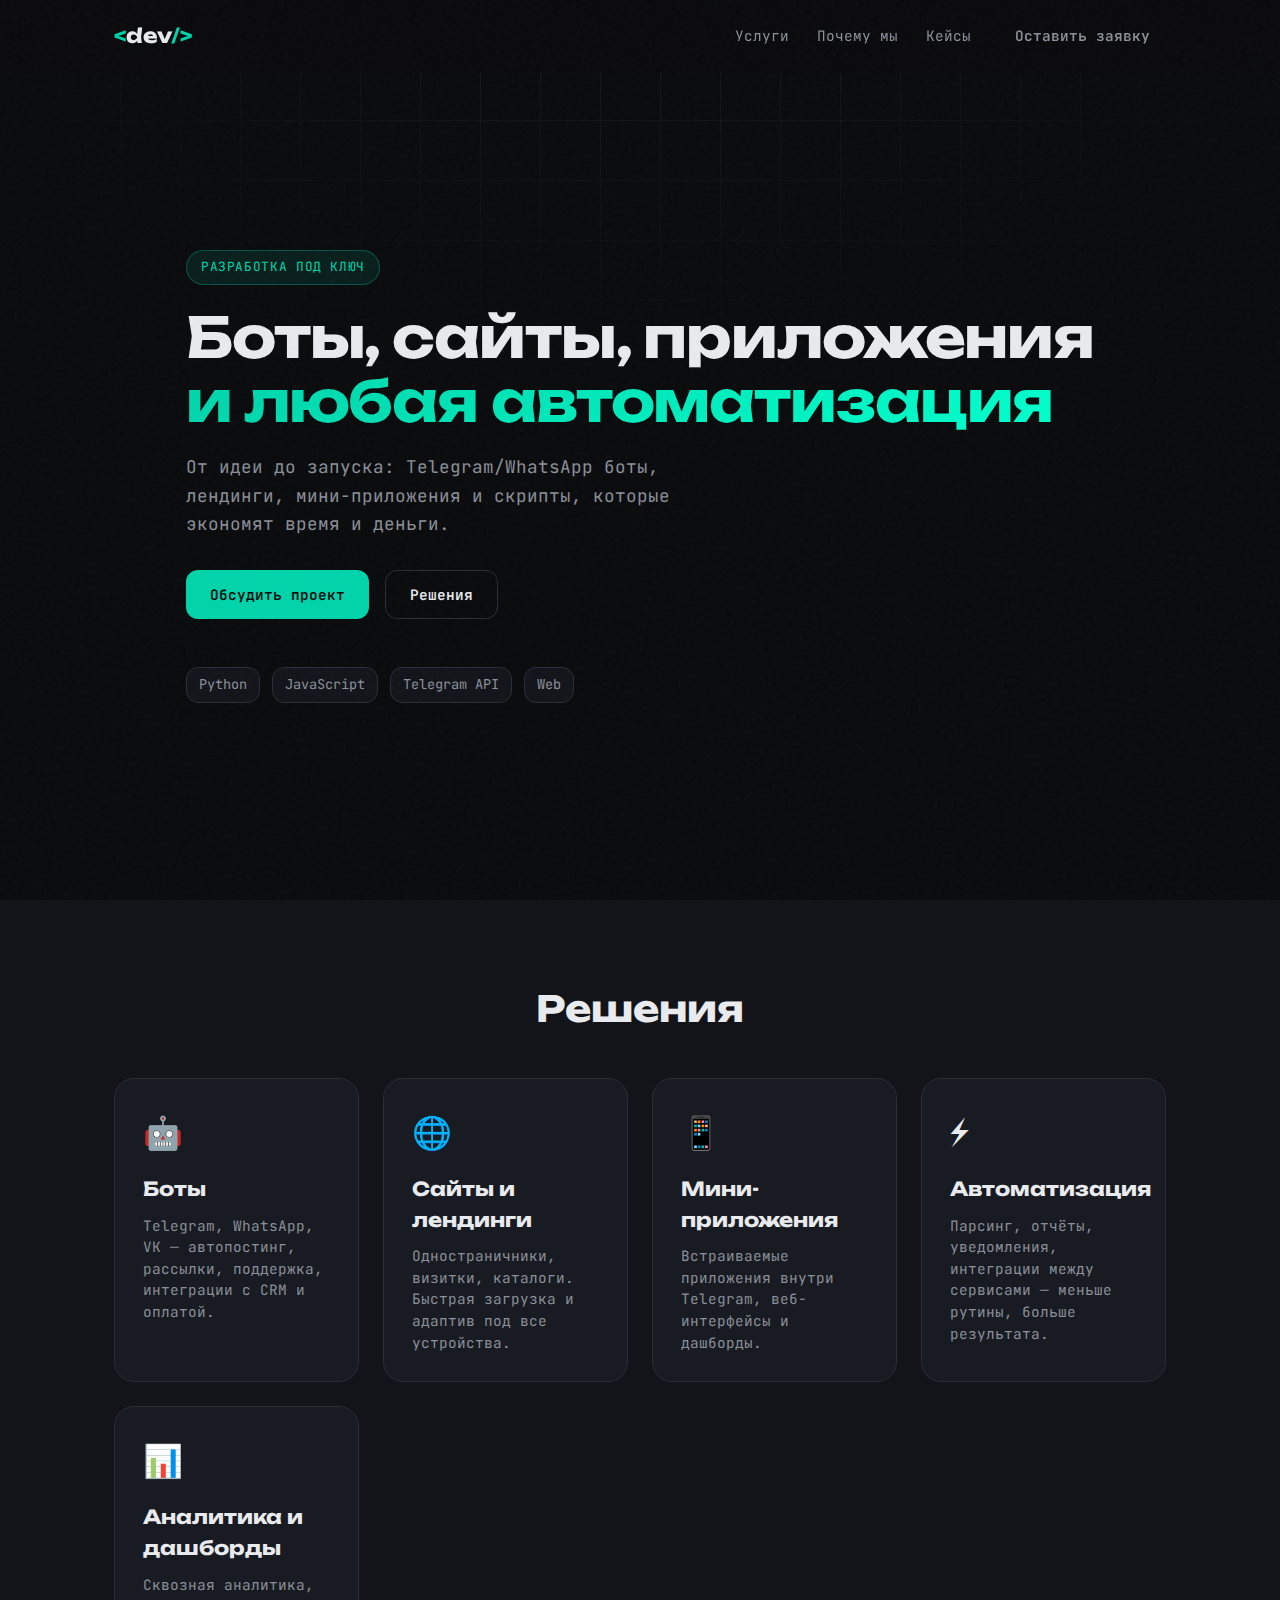
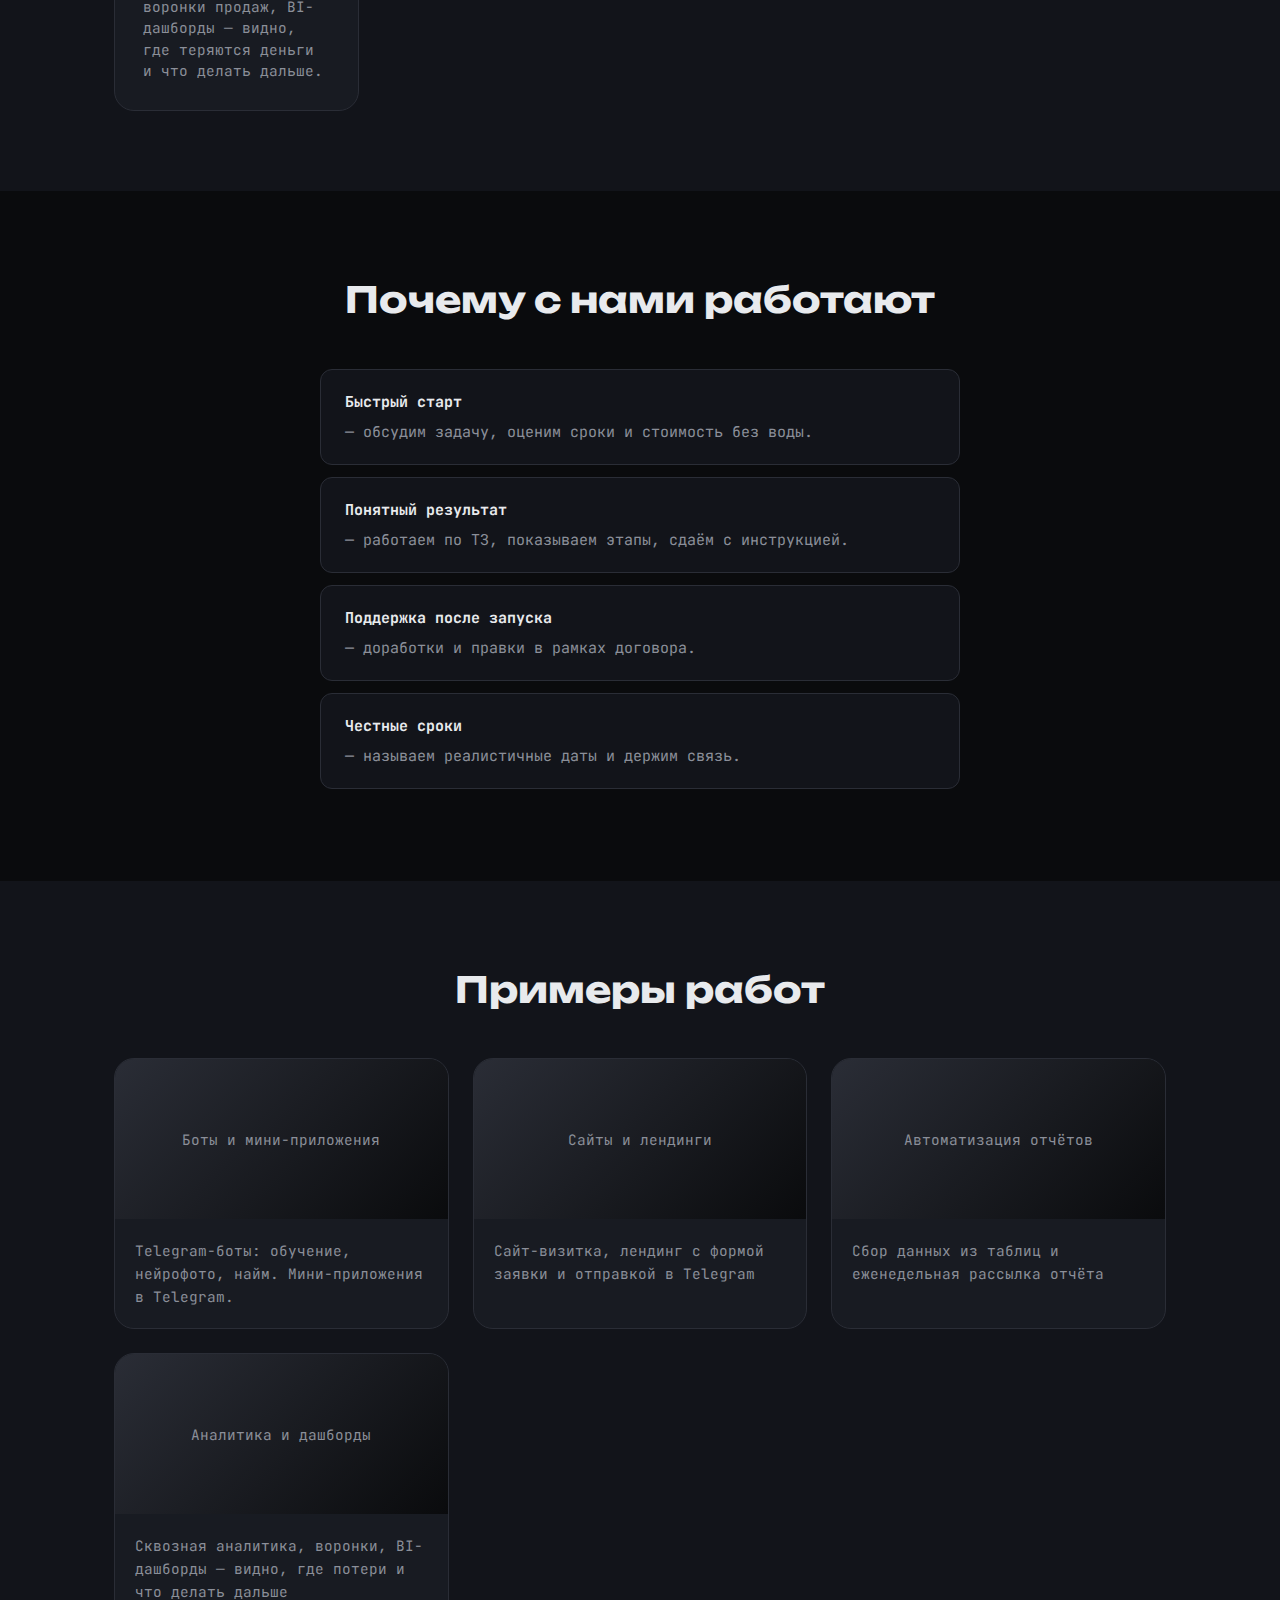
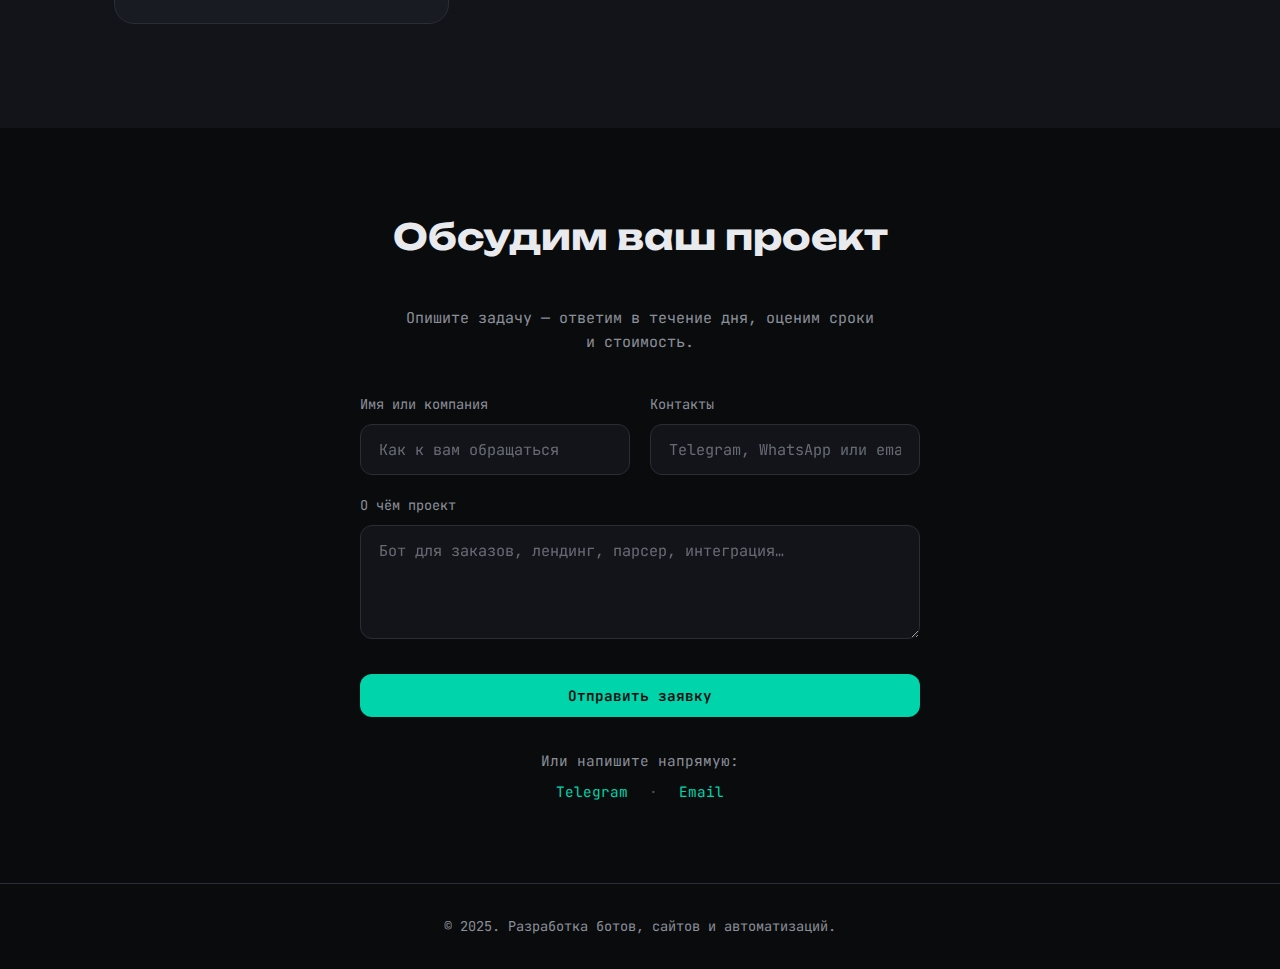
<file: index.html>
<!DOCTYPE html>
<html lang="ru">
<head>
  <meta charset="UTF-8">
  <meta name="viewport" content="width=device-width, initial-scale=1.0">
  <title>Разработка ботов, сайтов и автоматизаций — под ключ</title>
  <meta name="description" content="Telegram/WhatsApp боты, сайты, мини-приложения, автоматизация. Быстро, надёжно, с гарантией.">
  <link rel="preconnect" href="https://fonts.googleapis.com">
  <link rel="preconnect" href="https://fonts.gstatic.com" crossorigin>
  <link href="https://fonts.googleapis.com/css2?family=JetBrains+Mono:wght@400;600&family=Unbounded:wght@400;600;700&display=swap" rel="stylesheet">
  <link rel="stylesheet" href="styles.css">
</head>
<body>
  <div class="noise"></div>

  <header class="header">
    <div class="container header-inner">
      <a href="index.html" class="logo">
        <span class="logo-bracket">&lt;</span>dev<span class="logo-bracket">/&gt;</span>
      </a>
      <nav class="nav">
        <a href="index.html#services">Услуги</a>
        <a href="index.html#why">Почему мы</a>
        <a href="index.html#cases">Кейсы</a>
        <a href="index.html#contact" class="btn btn-small">Оставить заявку</a>
      </nav>
      <button class="burger" aria-label="Меню">
        <span></span><span></span><span></span>
      </button>
    </div>
  </header>

  <main>
    <section class="hero">
      <div class="container">
        <p class="hero-badge">Разработка под ключ</p>
        <h1 class="hero-title">
          Боты, сайты, приложения<br>
          <span class="gradient-text">и любая автоматизация</span>
        </h1>
        <p class="hero-desc">
          От идеи до запуска: Telegram/WhatsApp боты, лендинги, мини-приложения и скрипты, которые экономят время и деньги.
        </p>
        <div class="hero-cta">
          <a href="#contact" class="btn btn-primary">Обсудить проект</a>
          <a href="#services" class="btn btn-ghost">Решения</a>
        </div>
        <div class="hero-stack">
          <span>Python</span>
          <span>JavaScript</span>
          <span>Telegram API</span>
          <span>Web</span>
        </div>
      </div>
      <div class="hero-grid" aria-hidden="true"></div>
    </section>

    <section id="services" class="services">
      <div class="container">
        <h2 class="section-title">Решения</h2>
        <div class="services-grid">
          <article class="service-card">
            <div class="service-icon">🤖</div>
            <h3>Боты</h3>
            <p>Telegram, WhatsApp, VK — автопостинг, рассылки, поддержка, интеграции с CRM и оплатой.</p>
          </article>
          <article class="service-card">
            <div class="service-icon">🌐</div>
            <h3>Сайты и лендинги</h3>
            <p>Одностраничники, визитки, каталоги. Быстрая загрузка и адаптив под все устройства.</p>
          </article>
          <article class="service-card">
            <div class="service-icon">📱</div>
            <h3>Мини-приложения</h3>
            <p>Встраиваемые приложения внутри Telegram, веб-интерфейсы и дашборды.</p>
          </article>
          <article class="service-card">
            <div class="service-icon">⚡</div>
            <h3>Автоматизация</h3>
            <p>Парсинг, отчёты, уведомления, интеграции между сервисами — меньше рутины, больше результата.</p>
          </article>
          <article class="service-card">
            <div class="service-icon">📊</div>
            <h3>Аналитика и дашборды</h3>
            <p>Сквозная аналитика, воронки продаж, BI-дашборды — видно, где теряются деньги и что делать дальше.</p>
          </article>
        </div>
      </div>
    </section>

    <section id="why" class="why">
      <div class="container">
        <h2 class="section-title">Почему с нами работают</h2>
        <ul class="why-list">
          <li>
            <strong>Быстрый старт</strong> — обсудим задачу, оценим сроки и стоимость без воды.
          </li>
          <li>
            <strong>Понятный результат</strong> — работаем по ТЗ, показываем этапы, сдаём с инструкцией.
          </li>
          <li>
            <strong>Поддержка после запуска</strong> — доработки и правки в рамках договора.
          </li>
          <li>
            <strong>Честные сроки</strong> — называем реалистичные даты и держим связь.
          </li>
        </ul>
      </div>
    </section>

    <section id="cases" class="cases">
      <div class="container">
        <h2 class="section-title">Примеры работ</h2>
        <div class="cases-grid">
          <a href="bots.html" class="case-card case-card-link">
            <div class="case-placeholder">Боты и мини-приложения</div>
            <p>Telegram-боты: обучение, нейрофото, найм. Мини-приложения в Telegram.</p>
          </a>
          <a href="sites.html" class="case-card case-card-link">
            <div class="case-placeholder">Сайты и лендинги</div>
            <p>Сайт-визитка, лендинг с формой заявки и отправкой в Telegram</p>
          </a>
          <a href="automation.html" class="case-card case-card-link">
            <div class="case-placeholder">Автоматизация отчётов</div>
            <p>Сбор данных из таблиц и еженедельная рассылка отчёта</p>
          </a>
          <a href="analytics.html" class="case-card case-card-link">
            <div class="case-placeholder">Аналитика и дашборды</div>
            <p>Сквозная аналитика, воронки, BI-дашборды — видно, где потери и что делать дальше</p>
          </a>
        </div>
      </div>
    </section>

    <section id="contact" class="contact">
      <div class="container">
        <h2 class="section-title">Обсудим ваш проект</h2>
        <p class="contact-desc">Опишите задачу — ответим в течение дня, оценим сроки и стоимость.</p>
        <form class="contact-form" id="contact-form">
          <div class="form-row">
            <label>
              <span>Имя или компания</span>
              <input type="text" name="name" required placeholder="Как к вам обращаться">
            </label>
            <label>
              <span>Контакты</span>
              <input type="text" name="contact" required placeholder="Telegram, WhatsApp или email">
            </label>
          </div>
          <label>
            <span>О чём проект</span>
            <textarea name="message" rows="4" required placeholder="Бот для заказов, лендинг, парсер, интеграция…"></textarea>
          </label>
          <button type="submit" class="btn btn-primary btn-full">Отправить заявку</button>
        </form>
        <div class="form-success" id="form-success">
          <strong>Заявка отправлена.</strong><br>Свяжемся с вами в течение дня.
        </div>
        <div class="contact-alt">
          <p>Или напишите напрямую:</p>
          <a href="https://t.me/daniil_3TD" class="contact-link" target="_blank" rel="noopener">Telegram</a>
          <span class="sep">·</span>
          <a href="mailto:your@email.com" class="contact-link">Email</a>
        </div>
      </div>
    </section>
  </main>

  <footer class="footer">
    <div class="container">
      <p>© 2025. Разработка ботов, сайтов и автоматизаций.</p>
    </div>
  </footer>

  <script src="script.js"></script>
</body>
</html>
</file>
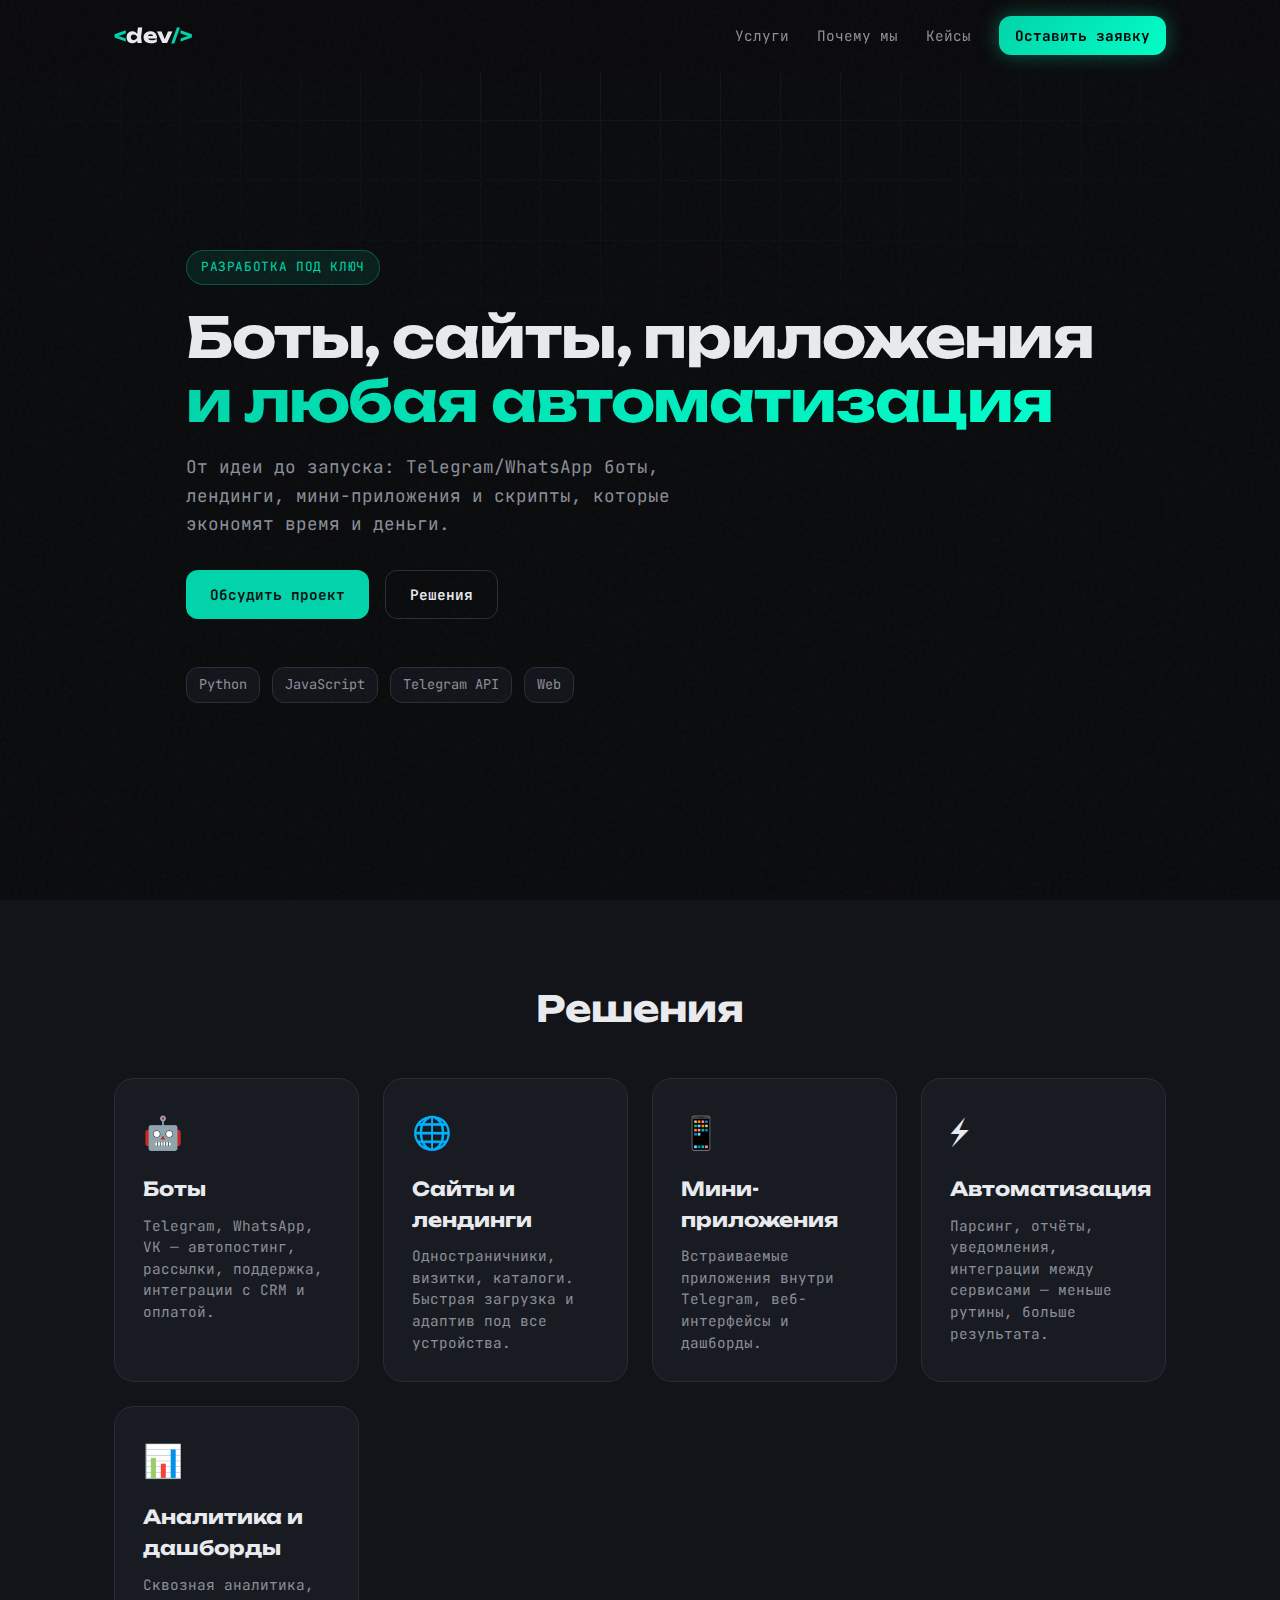
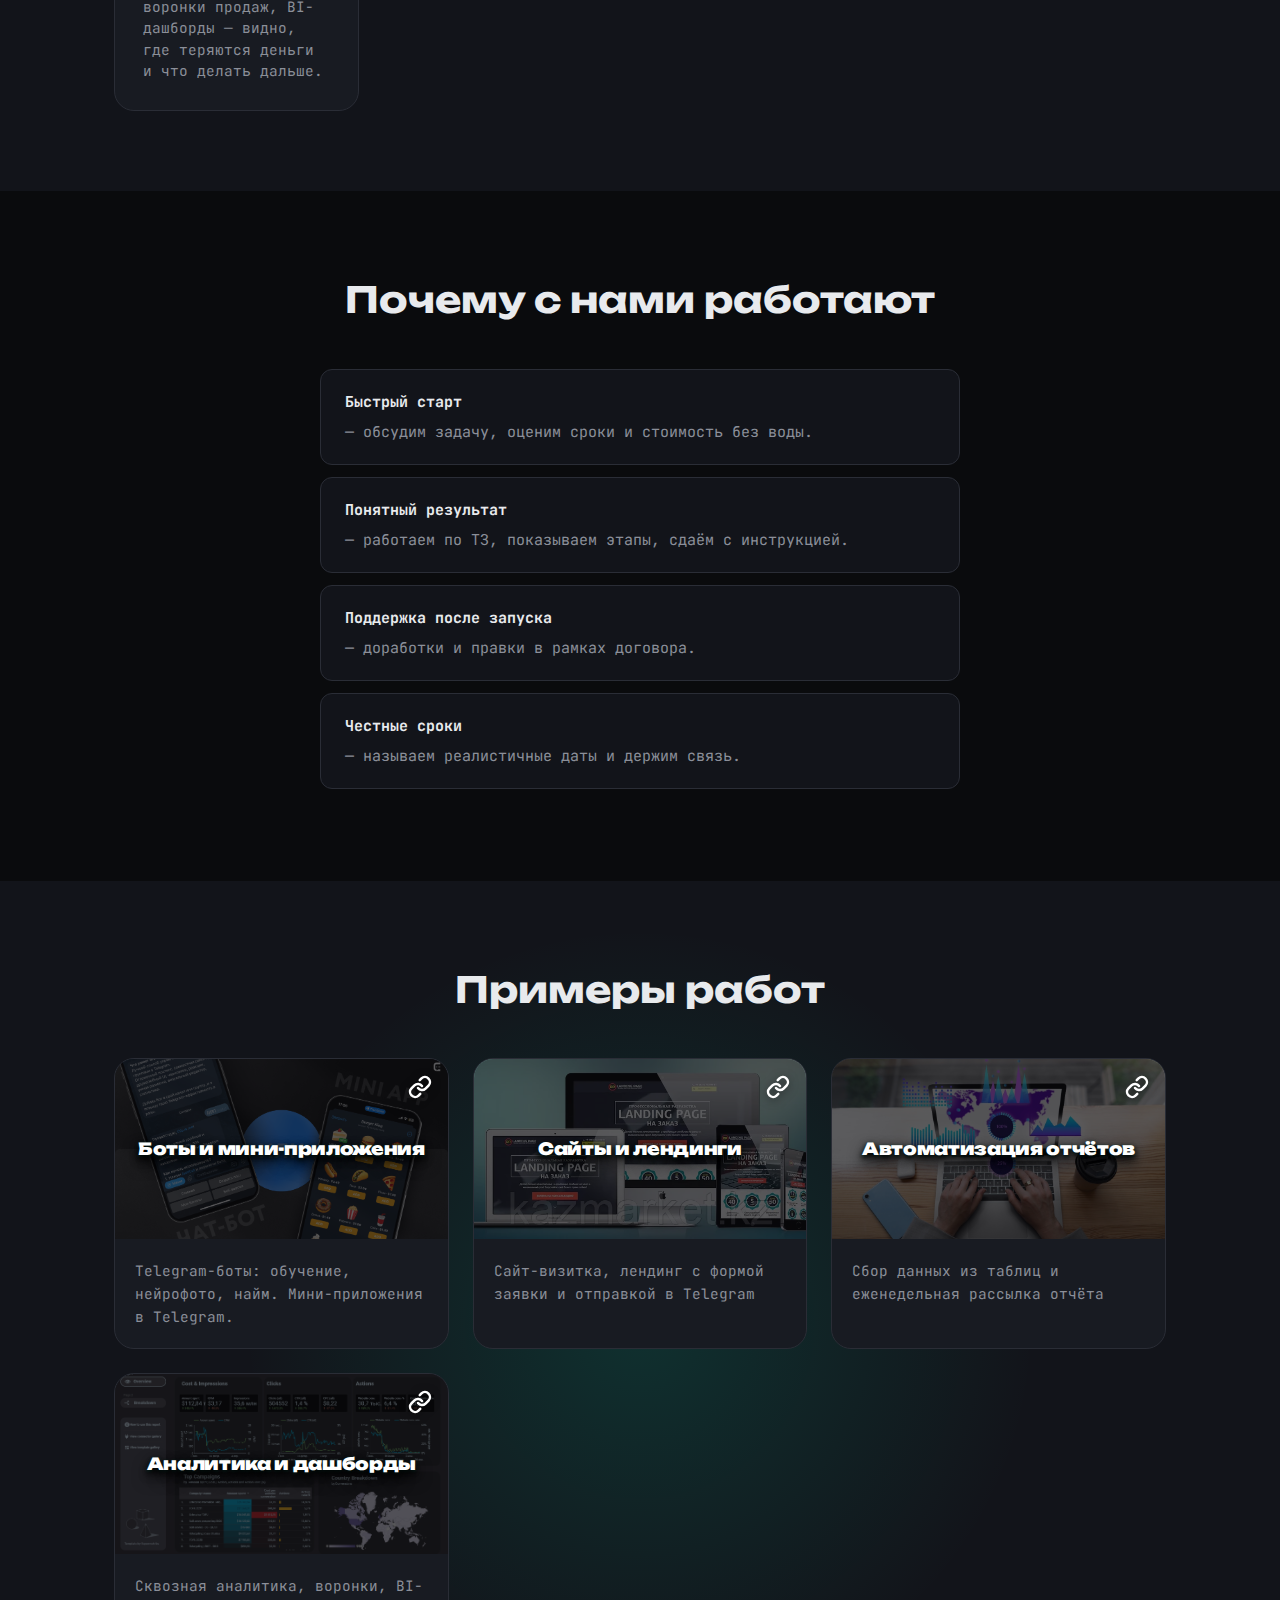
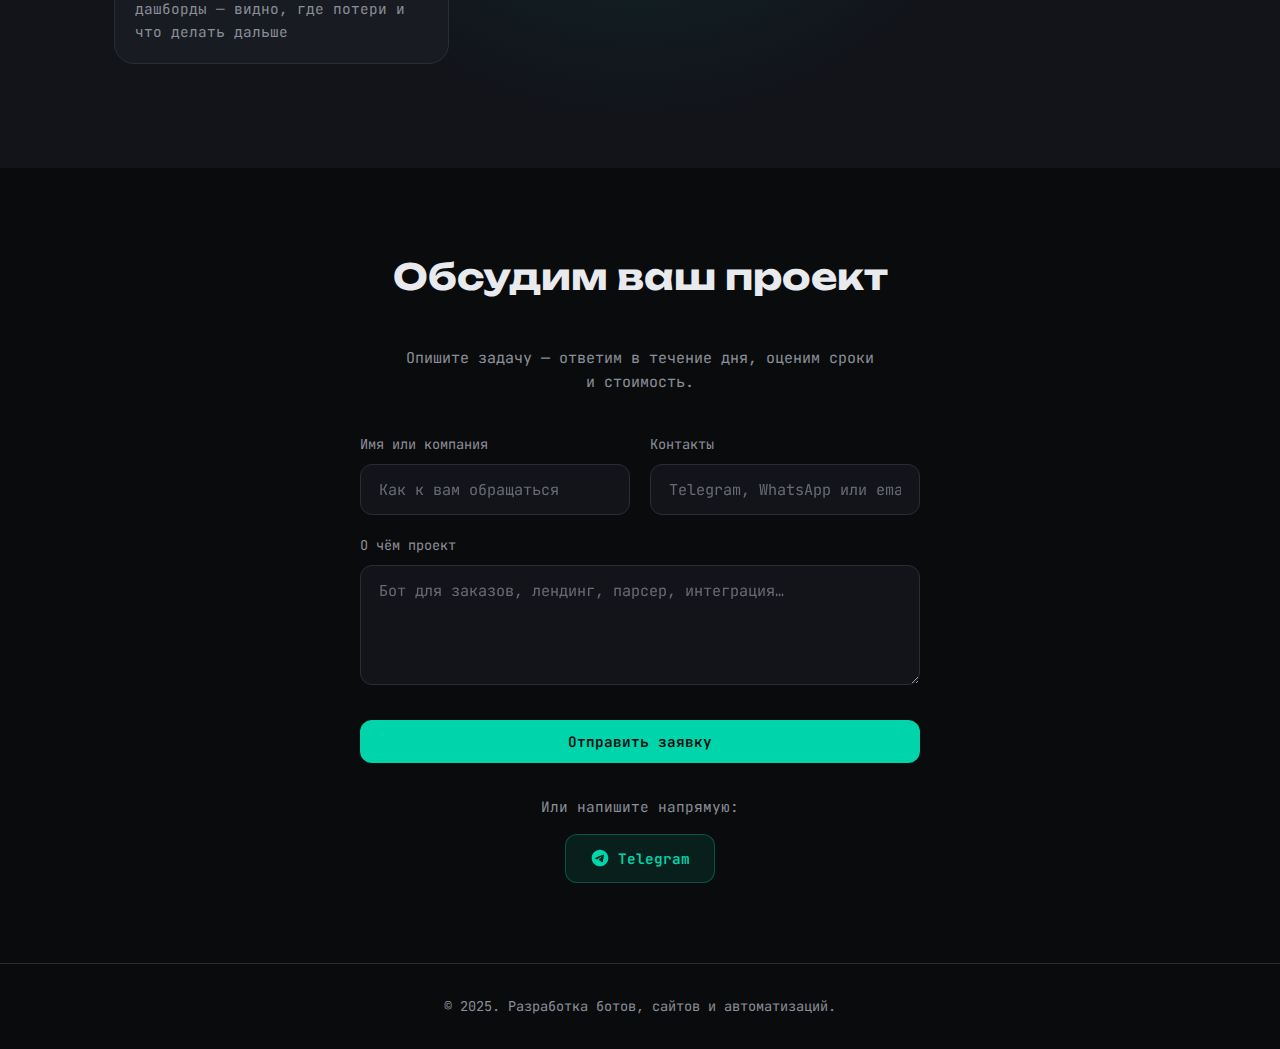
<file: landing/index.html>
<!DOCTYPE html>
<html lang="ru">
<head>
  <meta charset="UTF-8">
  <meta name="viewport" content="width=device-width, initial-scale=1.0">
  <title>Разработка ботов, сайтов и автоматизаций — под ключ</title>
  <meta name="description" content="Telegram/WhatsApp боты, сайты, мини-приложения, автоматизация. Быстро, надёжно, с гарантией.">
  <link rel="preconnect" href="https://fonts.googleapis.com">
  <link rel="preconnect" href="https://fonts.gstatic.com" crossorigin>
  <link href="https://fonts.googleapis.com/css2?family=JetBrains+Mono:wght@400;600&family=Unbounded:wght@400;600;700&display=swap" rel="stylesheet">
  <link rel="stylesheet" href="styles.css">
  
  <!-- Yandex.Metrika counter -->
  <script type="text/javascript">
    (function(m,e,t,r,i,k,a){
      m[i]=m[i]||function(){(m[i].a=m[i].a||[]).push(arguments)};
      m[i].l=1*new Date();
      for (var j = 0; j < document.scripts.length; j++) {if (document.scripts[j].src === r) { return; }}
      k=e.createElement(t),a=e.getElementsByTagName(t)[0],k.async=1,k.src=r,a.parentNode.insertBefore(k,a)
    })(window, document,'script','https://mc.yandex.ru/metrika/tag.js?id=106742968', 'ym');

    ym(106742968, 'init', {ssr:true, webvisor:true, clickmap:true, ecommerce:"dataLayer", referrer: document.referrer, url: location.href, accurateTrackBounce:true, trackLinks:true});
  </script>
  <noscript><div><img src="https://mc.yandex.ru/watch/106742968" style="position:absolute; left:-9999px;" alt="" /></div></noscript>
  <!-- /Yandex.Metrika counter -->
</head>
<body>
  <div class="noise"></div>
  <div class="lightning-container" id="lightning"></div>

  <header class="header">
    <div class="container header-inner">
      <a href="index.html" class="logo">
        <span class="logo-bracket">&lt;</span>dev<span class="logo-bracket">/&gt;</span>
      </a>
      <nav class="nav">
        <a href="index.html#services">Услуги</a>
        <a href="index.html#why">Почему мы</a>
        <a href="index.html#cases">Кейсы</a>
        <a href="index.html#contact" class="btn btn-small">Оставить заявку</a>
      </nav>
      <button class="burger" aria-label="Меню">
        <span></span><span></span><span></span>
      </button>
    </div>
  </header>

  <main>
    <section class="hero">
      <div class="container">
        <p class="hero-badge">Разработка под ключ</p>
        <h1 class="hero-title">
          Боты, сайты, приложения<br>
          <span class="gradient-text">и любая автоматизация</span>
        </h1>
        <p class="hero-desc">
          От идеи до запуска: Telegram/WhatsApp боты, лендинги, мини-приложения и скрипты, которые экономят время и деньги.
        </p>
        <div class="hero-cta">
          <a href="#contact" class="btn btn-primary">Обсудить проект</a>
          <a href="#services" class="btn btn-ghost">Решения</a>
        </div>
        <div class="hero-stack">
          <span>Python</span>
          <span>JavaScript</span>
          <span>Telegram API</span>
          <span>Web</span>
        </div>
      </div>
      <div class="hero-grid" aria-hidden="true"></div>
    </section>

    <section id="services" class="services">
      <div class="container">
        <h2 class="section-title">Решения</h2>
        <div class="services-grid">
          <article class="service-card">
            <div class="service-icon">🤖</div>
            <h3>Боты</h3>
            <p>Telegram, WhatsApp, VK — автопостинг, рассылки, поддержка, интеграции с CRM и оплатой.</p>
          </article>
          <article class="service-card">
            <div class="service-icon">🌐</div>
            <h3>Сайты и лендинги</h3>
            <p>Одностраничники, визитки, каталоги. Быстрая загрузка и адаптив под все устройства.</p>
          </article>
          <article class="service-card">
            <div class="service-icon">📱</div>
            <h3>Мини-приложения</h3>
            <p>Встраиваемые приложения внутри Telegram, веб-интерфейсы и дашборды.</p>
          </article>
          <article class="service-card">
            <div class="service-icon">⚡</div>
            <h3>Автоматизация</h3>
            <p>Парсинг, отчёты, уведомления, интеграции между сервисами — меньше рутины, больше результата.</p>
          </article>
          <article class="service-card">
            <div class="service-icon">📊</div>
            <h3>Аналитика и дашборды</h3>
            <p>Сквозная аналитика, воронки продаж, BI-дашборды — видно, где теряются деньги и что делать дальше.</p>
          </article>
        </div>
      </div>
    </section>

    <section id="why" class="why">
      <div class="container">
        <h2 class="section-title">Почему с нами работают</h2>
        <ul class="why-list">
          <li>
            <strong>Быстрый старт</strong> — обсудим задачу, оценим сроки и стоимость без воды.
          </li>
          <li>
            <strong>Понятный результат</strong> — работаем по ТЗ, показываем этапы, сдаём с инструкцией.
          </li>
          <li>
            <strong>Поддержка после запуска</strong> — доработки и правки в рамках договора.
          </li>
          <li>
            <strong>Честные сроки</strong> — называем реалистичные даты и держим связь.
          </li>
        </ul>
      </div>
    </section>

    <section id="cases" class="cases">
      <div class="container">
        <h2 class="section-title">Примеры работ</h2>
        <div class="cases-grid">
          <a href="bots.html" class="case-card case-card-link">
            <div class="case-placeholder">Боты и мини-приложения</div>
            <p>Telegram-боты: обучение, нейрофото, найм. Мини-приложения в Telegram.</p>
          </a>
          <a href="sites.html" class="case-card case-card-link">
            <div class="case-placeholder">Сайты и лендинги</div>
            <p>Сайт-визитка, лендинг с формой заявки и отправкой в Telegram</p>
          </a>
          <a href="automation.html" class="case-card case-card-link">
            <div class="case-placeholder">Автоматизация отчётов</div>
            <p>Сбор данных из таблиц и еженедельная рассылка отчёта</p>
          </a>
          <a href="analytics.html" class="case-card case-card-link">
            <div class="case-placeholder">Аналитика и дашборды</div>
            <p>Сквозная аналитика, воронки, BI-дашборды — видно, где потери и что делать дальше</p>
          </a>
        </div>
      </div>
    </section>

    <section id="contact" class="contact">
      <div class="container">
        <h2 class="section-title">Обсудим ваш проект</h2>
        <p class="contact-desc">Опишите задачу — ответим в течение дня, оценим сроки и стоимость.</p>
        <form class="contact-form" id="contact-form">
          <div class="form-row">
            <label>
              <span>Имя или компания</span>
              <input type="text" name="name" required placeholder="Как к вам обращаться">
            </label>
            <label>
              <span>Контакты</span>
              <input type="text" name="contact" required placeholder="Telegram, WhatsApp или email">
            </label>
          </div>
          <label>
            <span>О чём проект</span>
            <textarea name="message" rows="4" required placeholder="Бот для заказов, лендинг, парсер, интеграция…"></textarea>
          </label>
          <button type="submit" class="btn btn-primary btn-full">Отправить заявку</button>
        </form>
        <div class="form-success" id="form-success">
          <strong>Заявка отправлена.</strong><br>Свяжемся с вами в течение дня.
        </div>
        <div class="contact-alt">
          <p>Или напишите напрямую:</p>
          <a href="https://t.me/daniil_3TD" class="contact-link contact-telegram" target="_blank" rel="noopener">
            <svg class="telegram-icon" width="20" height="20" viewBox="0 0 24 24" fill="none" xmlns="http://www.w3.org/2000/svg">
              <path d="M12 2C6.48 2 2 6.48 2 12s4.48 10 10 10 10-4.48 10-10S17.52 2 12 2zm4.64 6.8c-.15 1.58-.8 5.42-1.13 7.19-.14.75-.42 1-.68 1.03-.58.05-1.02-.38-1.58-.75-.88-.58-1.38-.94-2.23-1.5-.99-.65-.35-1.01.22-1.59.15-.15 2.71-2.48 2.76-2.69a.2.2 0 00-.05-.18c-.06-.05-.14-.03-.21-.02-.09.02-1.49.95-4.22 2.79-.4.27-.76.41-1.08.4-.36-.01-1.04-.2-1.55-.37-.63-.2-1.12-.31-1.08-.66.02-.18.27-.36.74-.55 2.92-1.27 4.86-2.11 5.83-2.51 2.78-1.16 3.35-1.36 3.73-1.36.08 0 .27.02.39.12.1.08.13.19.14.27-.01.06.01.24 0 .38z" fill="currentColor"/>
            </svg>
            <span>Telegram</span>
          </a>
        </div>
      </div>
    </section>
  </main>

  <footer class="footer">
    <div class="container">
      <p>© 2025. Разработка ботов, сайтов и автоматизаций.</p>
    </div>
  </footer>

  <script src="script.js"></script>
</body>
</html>
</file>
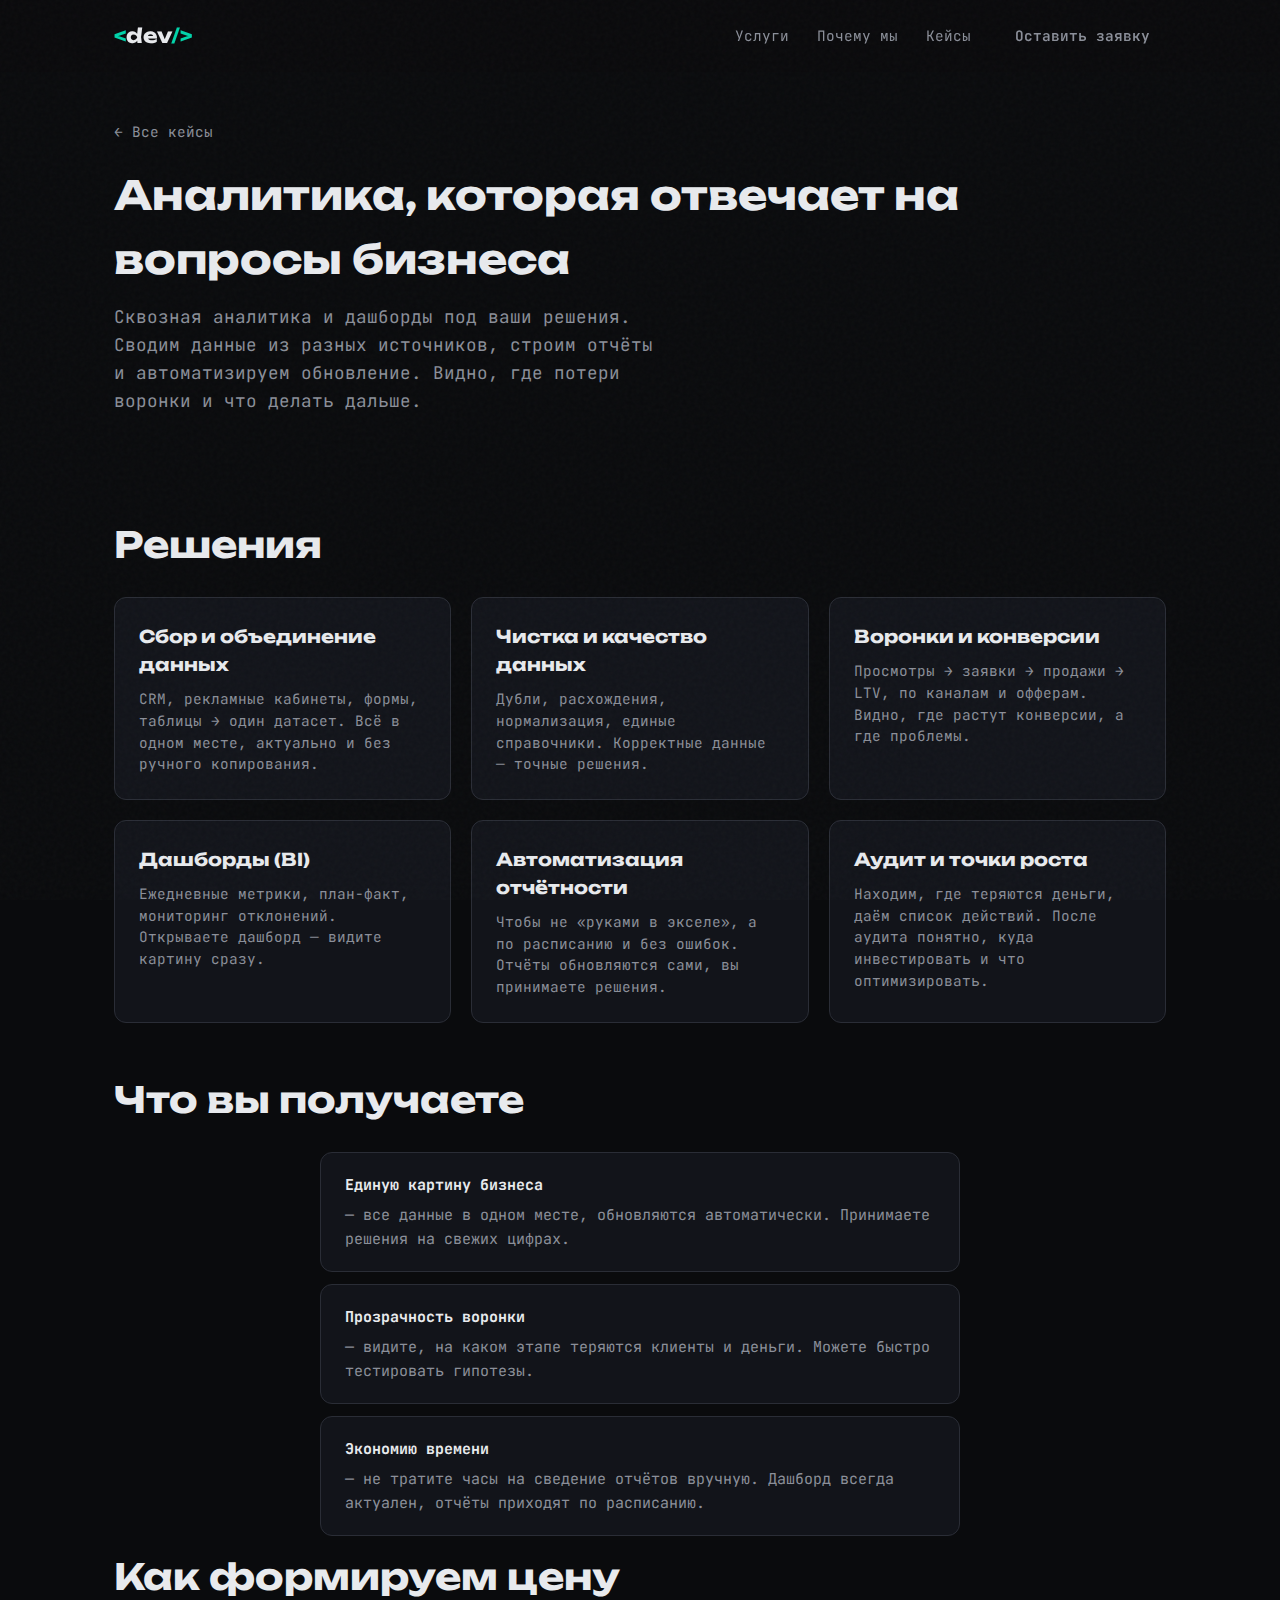
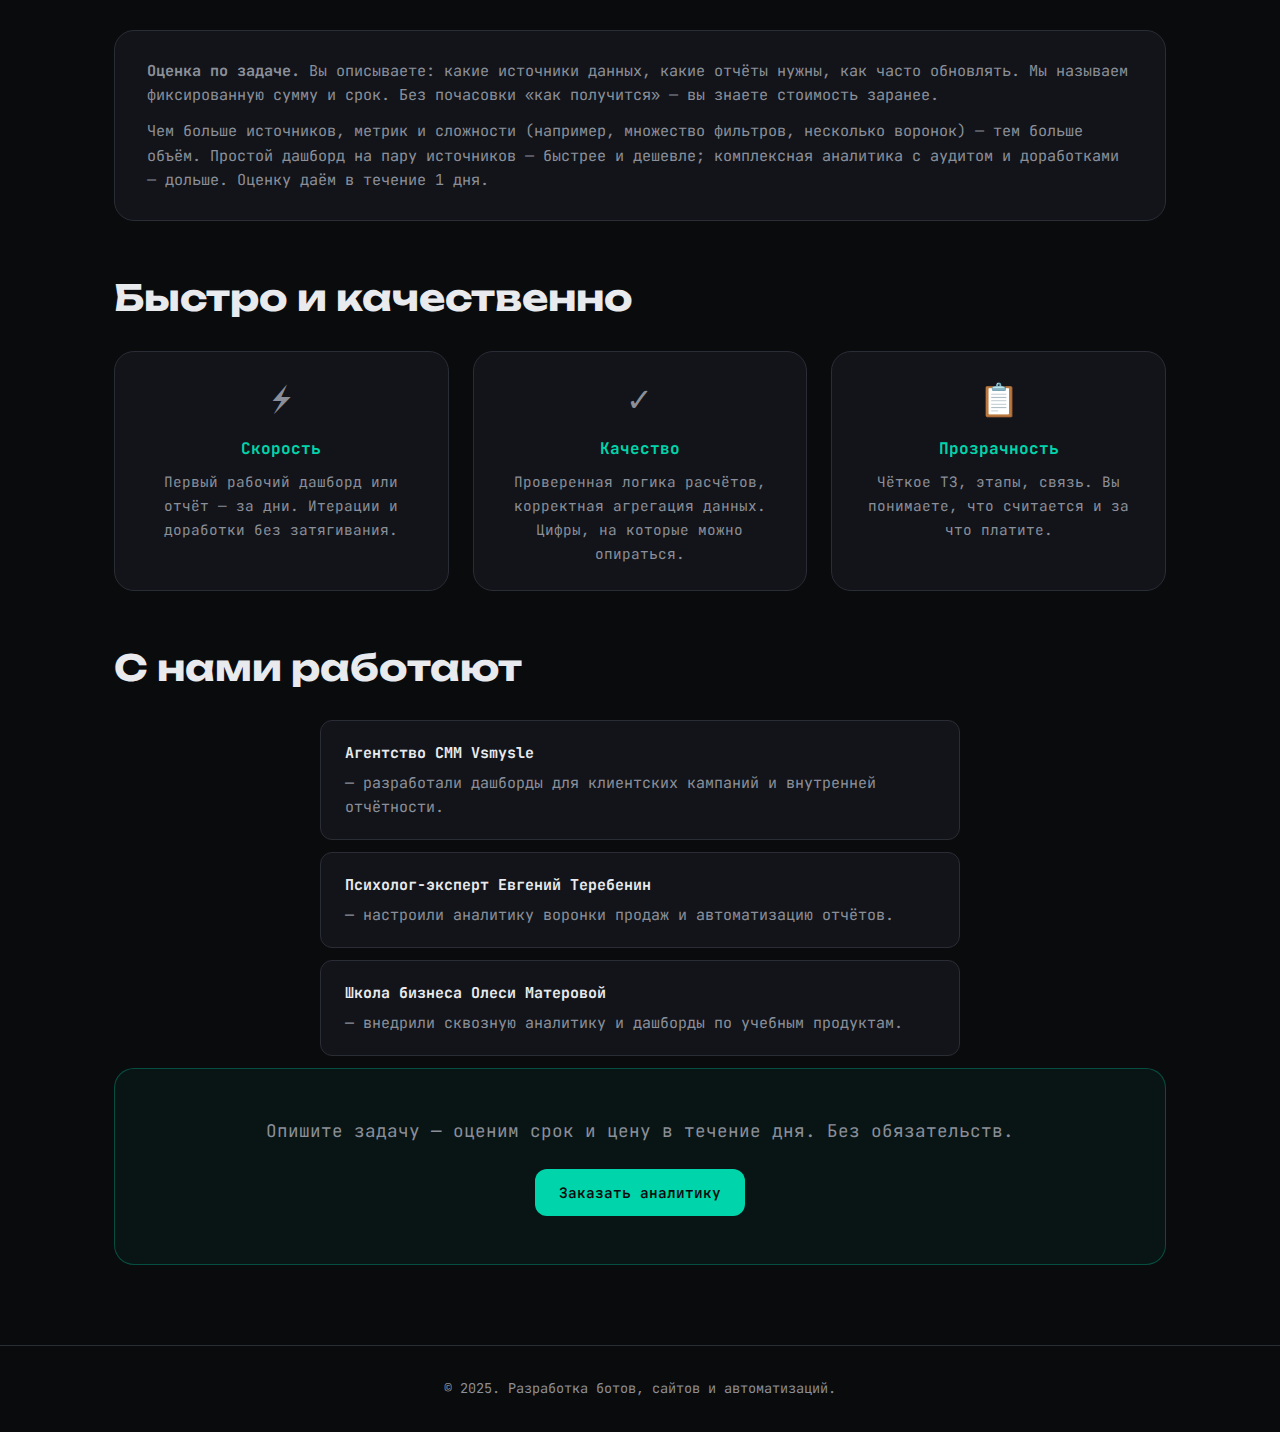
<file: analytics.html>
<!DOCTYPE html>
<html lang="ru">
<head>
  <meta charset="UTF-8">
  <meta name="viewport" content="width=device-width, initial-scale=1.0">
  <title>Аналитика и дашборды — сквозная аналитика под ваши решения</title>
  <meta name="description" content="Сквозная аналитика, дашборды, воронки, автоматизация отчётности. Прозрачные цены, быстрый результат.">
  <link rel="preconnect" href="https://fonts.googleapis.com">
  <link rel="preconnect" href="https://fonts.gstatic.com" crossorigin>
  <link href="https://fonts.googleapis.com/css2?family=JetBrains+Mono:wght@400;600&family=Unbounded:wght@400;600;700&display=swap" rel="stylesheet">
  <link rel="stylesheet" href="styles.css">
</head>
<body>
  <div class="noise"></div>

  <header class="header">
    <div class="container header-inner">
      <a href="index.html" class="logo">
        <span class="logo-bracket">&lt;</span>dev<span class="logo-bracket">/&gt;</span>
      </a>
      <nav class="nav">
        <a href="index.html#services">Услуги</a>
        <a href="index.html#why">Почему мы</a>
        <a href="index.html#cases">Кейсы</a>
        <a href="index.html#contact" class="btn btn-small">Оставить заявку</a>
      </nav>
      <button class="burger" aria-label="Меню">
        <span></span><span></span><span></span>
      </button>
    </div>
  </header>

  <main>
    <section class="sub-hero">
      <div class="container">
        <a href="index.html#cases" class="back-link">← Все кейсы</a>
        <h1 class="page-title">Аналитика, которая отвечает на вопросы бизнеса</h1>
        <p class="page-desc">Сквозная аналитика и дашборды под ваши решения. Сводим данные из разных источников, строим отчёты и автоматизируем обновление. Видно, где потери воронки и что делать дальше.</p>
      </div>
    </section>

    <section class="content-section">
      <div class="container">
        <h2 class="section-title">Решения</h2>
        <div class="benefits-grid">
          <div class="benefit-card">
            <h3>Сбор и объединение данных</h3>
            <p>CRM, рекламные кабинеты, формы, таблицы → один датасет. Всё в одном месте, актуально и без ручного копирования.</p>
          </div>
          <div class="benefit-card">
            <h3>Чистка и качество данных</h3>
            <p>Дубли, расхождения, нормализация, единые справочники. Корректные данные — точные решения.</p>
          </div>
          <div class="benefit-card">
            <h3>Воронки и конверсии</h3>
            <p>Просмотры → заявки → продажи → LTV, по каналам и офферам. Видно, где растут конверсии, а где проблемы.</p>
          </div>
          <div class="benefit-card">
            <h3>Дашборды (BI)</h3>
            <p>Ежедневные метрики, план-факт, мониторинг отклонений. Открываете дашборд — видите картину сразу.</p>
          </div>
          <div class="benefit-card">
            <h3>Автоматизация отчётности</h3>
            <p>Чтобы не «руками в экселе», а по расписанию и без ошибок. Отчёты обновляются сами, вы принимаете решения.</p>
          </div>
          <div class="benefit-card">
            <h3>Аудит и точки роста</h3>
            <p>Находим, где теряются деньги, даём список действий. После аудита понятно, куда инвестировать и что оптимизировать.</p>
          </div>
        </div>

        <h2 class="section-title">Что вы получаете</h2>
        <ul class="why-list">
          <li>
            <strong>Единую картину бизнеса</strong> — все данные в одном месте, обновляются автоматически. Принимаете решения на свежих цифрах.
          </li>
          <li>
            <strong>Прозрачность воронки</strong> — видите, на каком этапе теряются клиенты и деньги. Можете быстро тестировать гипотезы.
          </li>
          <li>
            <strong>Экономию времени</strong> — не тратите часы на сведение отчётов вручную. Дашборд всегда актуален, отчёты приходят по расписанию.
          </li>
        </ul>

        <h2 class="section-title">Как формируем цену</h2>
        <div class="pricing-block">
          <p><strong>Оценка по задаче.</strong> Вы описываете: какие источники данных, какие отчёты нужны, как часто обновлять. Мы называем фиксированную сумму и срок. Без почасовки «как получится» — вы знаете стоимость заранее.</p>
          <p>Чем больше источников, метрик и сложности (например, множество фильтров, несколько воронок) — тем больше объём. Простой дашборд на пару источников — быстрее и дешевле; комплексная аналитика с аудитом и доработками — дольше. Оценку даём в течение 1 дня.</p>
        </div>

        <h2 class="section-title">Быстро и качественно</h2>
        <div class="promise-block">
          <div class="promise-item">
            <span class="promise-emoji">⚡</span>
            <strong>Скорость</strong>
            <span>Первый рабочий дашборд или отчёт — за дни. Итерации и доработки без затягивания.</span>
          </div>
          <div class="promise-item">
            <span class="promise-emoji">✓</span>
            <strong>Качество</strong>
            <span>Проверенная логика расчётов, корректная агрегация данных. Цифры, на которые можно опираться.</span>
          </div>
          <div class="promise-item">
            <span class="promise-emoji">📋</span>
            <strong>Прозрачность</strong>
            <span>Чёткое ТЗ, этапы, связь. Вы понимаете, что считается и за что платите.</span>
          </div>
        </div>

        <h2 class="section-title">С нами работают</h2>
        <ul class="why-list">
          <li>
            <strong>Агентство СММ Vsmysle</strong> — разработали дашборды для клиентских кампаний и внутренней отчётности.
          </li>
          <li>
            <strong>Психолог-эксперт Евгений Теребенин</strong> — настроили аналитику воронки продаж и автоматизацию отчётов.
          </li>
          <li>
            <strong>Школа бизнеса Олеси Матеровой</strong> — внедрили сквозную аналитику и дашборды по учебным продуктам.
          </li>
        </ul>

        <div class="cta-block cta-block-large">
          <p>Опишите задачу — оценим срок и цену в течение дня. Без обязательств.</p>
          <a href="index.html#contact" class="btn btn-primary">Заказать аналитику</a>
        </div>
      </div>
    </section>
  </main>

  <footer class="footer">
    <div class="container">
      <p>© 2025. Разработка ботов, сайтов и автоматизаций.</p>
    </div>
  </footer>

  <script src="script.js"></script>
</body>
</html>
</file>
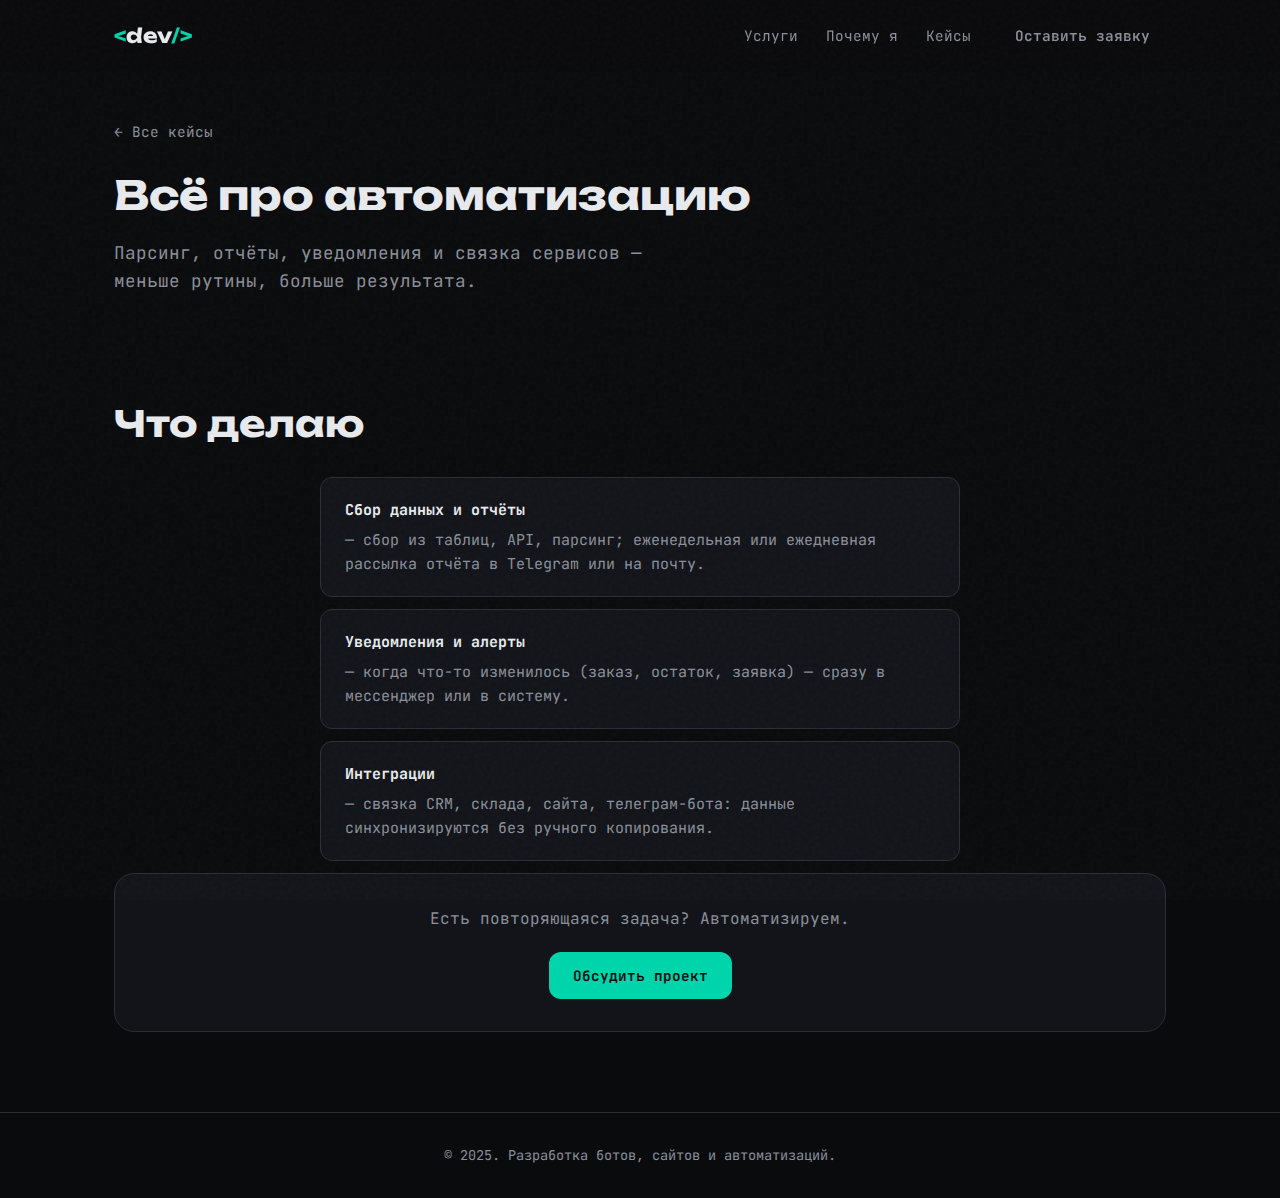
<file: automation.html>
<!DOCTYPE html>
<html lang="ru">
<head>
  <meta charset="UTF-8">
  <meta name="viewport" content="width=device-width, initial-scale=1.0">
  <title>Автоматизация — отчёты, парсинг, интеграции</title>
  <meta name="description" content="Автоматизация рутины: сбор данных, отчёты, уведомления, интеграции между сервисами.">
  <link rel="preconnect" href="https://fonts.googleapis.com">
  <link rel="preconnect" href="https://fonts.gstatic.com" crossorigin>
  <link href="https://fonts.googleapis.com/css2?family=JetBrains+Mono:wght@400;600&family=Unbounded:wght@400;600;700&display=swap" rel="stylesheet">
  <link rel="stylesheet" href="styles.css">
</head>
<body>
  <div class="noise"></div>

  <header class="header">
    <div class="container header-inner">
      <a href="index.html" class="logo">
        <span class="logo-bracket">&lt;</span>dev<span class="logo-bracket">/&gt;</span>
      </a>
      <nav class="nav">
        <a href="index.html#services">Услуги</a>
        <a href="index.html#why">Почему я</a>
        <a href="index.html#cases">Кейсы</a>
        <a href="index.html#contact" class="btn btn-small">Оставить заявку</a>
      </nav>
      <button class="burger" aria-label="Меню">
        <span></span><span></span><span></span>
      </button>
    </div>
  </header>

  <main>
    <section class="sub-hero">
      <div class="container">
        <a href="index.html#cases" class="back-link">← Все кейсы</a>
        <h1 class="page-title">Всё про автоматизацию</h1>
        <p class="page-desc">Парсинг, отчёты, уведомления и связка сервисов — меньше рутины, больше результата.</p>
      </div>
    </section>

    <section class="content-section">
      <div class="container">
        <h2 class="section-title">Что делаю</h2>
        <ul class="why-list">
          <li>
            <strong>Сбор данных и отчёты</strong> — сбор из таблиц, API, парсинг; еженедельная или ежедневная рассылка отчёта в Telegram или на почту.
          </li>
          <li>
            <strong>Уведомления и алерты</strong> — когда что-то изменилось (заказ, остаток, заявка) — сразу в мессенджер или в систему.
          </li>
          <li>
            <strong>Интеграции</strong> — связка CRM, склада, сайта, телеграм-бота: данные синхронизируются без ручного копирования.
          </li>
        </ul>

        <div class="cta-block">
          <p>Есть повторяющаяся задача? Автоматизируем.</p>
          <a href="index.html#contact" class="btn btn-primary">Обсудить проект</a>
        </div>
      </div>
    </section>
  </main>

  <footer class="footer">
    <div class="container">
      <p>© 2025. Разработка ботов, сайтов и автоматизаций.</p>
    </div>
  </footer>

  <script src="script.js"></script>
</body>
</html>
</file>
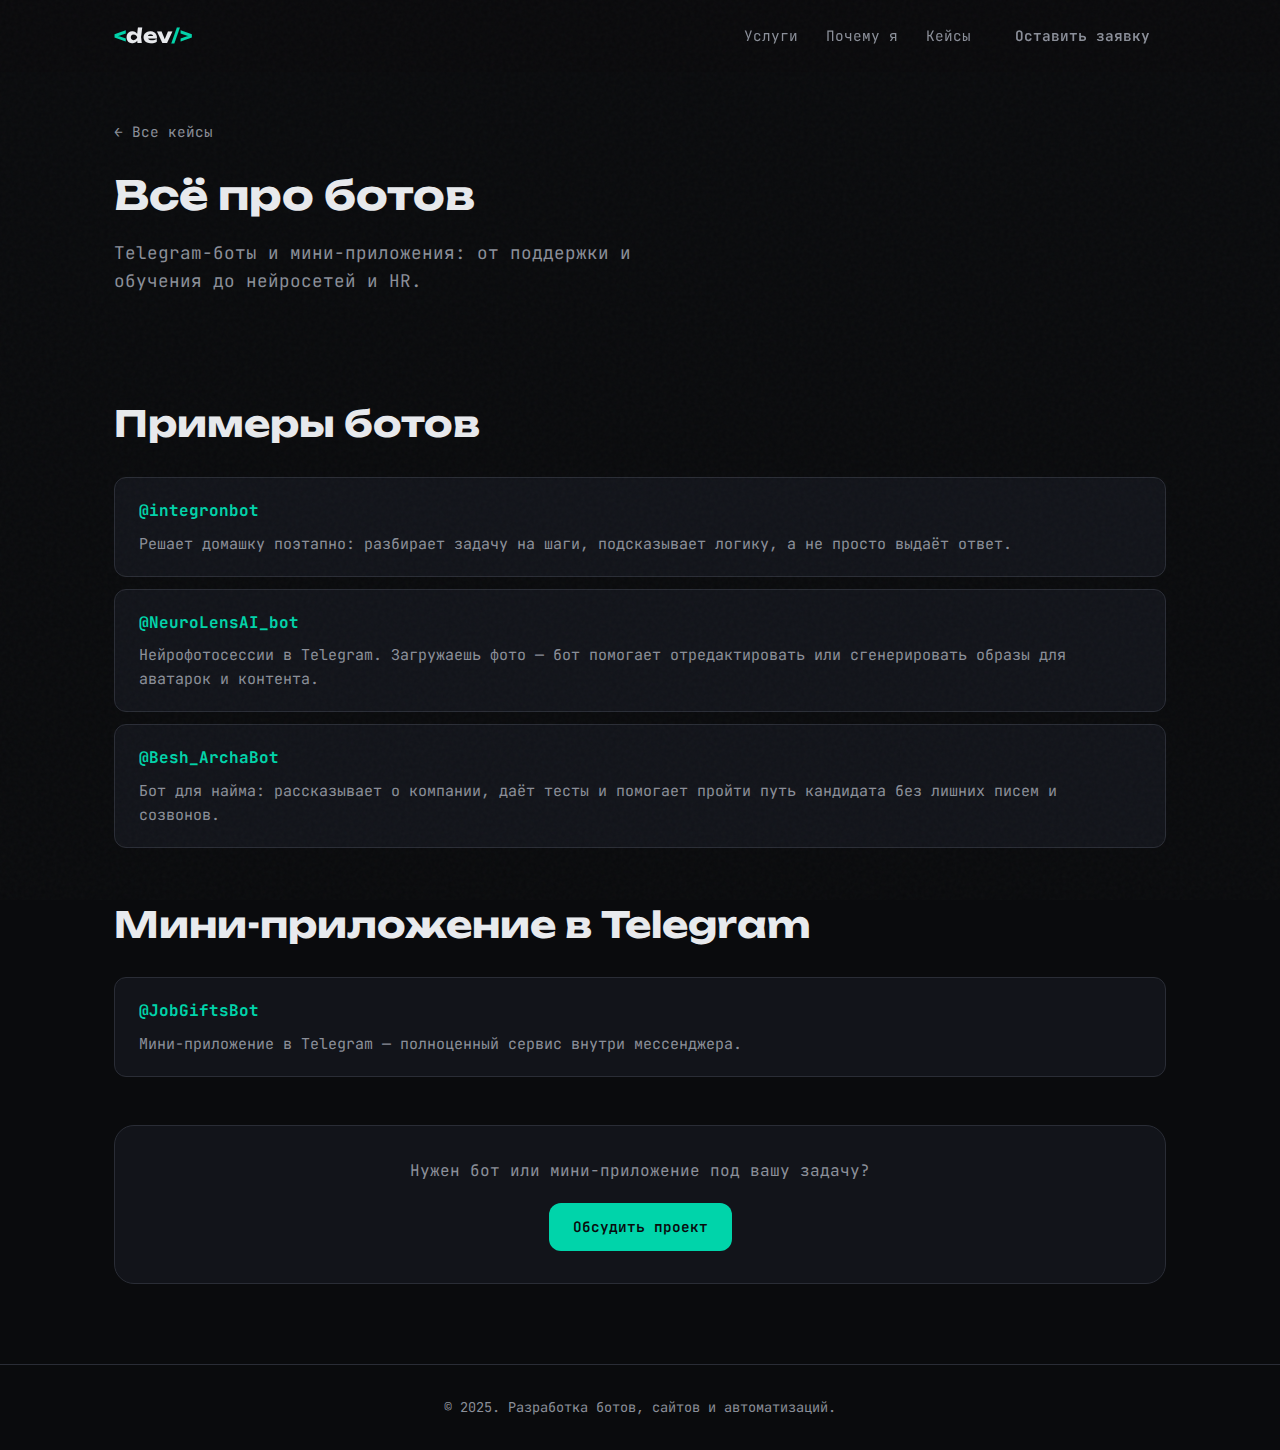
<file: bots.html>
<!DOCTYPE html>
<html lang="ru">
<head>
  <meta charset="UTF-8">
  <meta name="viewport" content="width=device-width, initial-scale=1.0">
  <title>Разработка ботов — Telegram, мини-приложения</title>
  <meta name="description" content="Примеры ботов и мини-приложений в Telegram: обучение, нейрофото, найм, подарки.">
  <link rel="preconnect" href="https://fonts.googleapis.com">
  <link rel="preconnect" href="https://fonts.gstatic.com" crossorigin>
  <link href="https://fonts.googleapis.com/css2?family=JetBrains+Mono:wght@400;600&family=Unbounded:wght@400;600;700&display=swap" rel="stylesheet">
  <link rel="stylesheet" href="styles.css">
</head>
<body>
  <div class="noise"></div>

  <header class="header">
    <div class="container header-inner">
      <a href="index.html" class="logo">
        <span class="logo-bracket">&lt;</span>dev<span class="logo-bracket">/&gt;</span>
      </a>
      <nav class="nav">
        <a href="index.html#services">Услуги</a>
        <a href="index.html#why">Почему я</a>
        <a href="index.html#cases">Кейсы</a>
        <a href="index.html#contact" class="btn btn-small">Оставить заявку</a>
      </nav>
      <button class="burger" aria-label="Меню">
        <span></span><span></span><span></span>
      </button>
    </div>
  </header>

  <main>
    <section class="sub-hero">
      <div class="container">
        <a href="index.html#cases" class="back-link">← Все кейсы</a>
        <h1 class="page-title">Всё про ботов</h1>
        <p class="page-desc">Telegram-боты и мини-приложения: от поддержки и обучения до нейросетей и HR.</p>
      </div>
    </section>

    <section class="content-section">
      <div class="container">
        <h2 class="section-title">Примеры ботов</h2>
        <ul class="work-list">
          <li class="work-item">
            <a href="https://t.me/integronbot" target="_blank" rel="noopener" class="work-link">
              <strong>@integronbot</strong>
              <span>Решает домашку поэтапно: разбирает задачу на шаги, подсказывает логику, а не просто выдаёт ответ.</span>
            </a>
          </li>
          <li class="work-item">
            <a href="https://t.me/NeuroLensAI_bot" target="_blank" rel="noopener" class="work-link">
              <strong>@NeuroLensAI_bot</strong>
              <span>Нейрофотосессии в Telegram. Загружаешь фото — бот помогает отредактировать или сгенерировать образы для аватарок и контента.</span>
            </a>
          </li>
          <li class="work-item">
            <a href="https://t.me/Besh_ArchaBot" target="_blank" rel="noopener" class="work-link">
              <strong>@Besh_ArchaBot</strong>
              <span>Бот для найма: рассказывает о компании, даёт тесты и помогает пройти путь кандидата без лишних писем и созвонов.</span>
            </a>
          </li>
        </ul>

        <h2 class="section-title">Мини-приложение в Telegram</h2>
        <ul class="work-list">
          <li class="work-item">
            <a href="https://t.me/JobGiftsBot" target="_blank" rel="noopener" class="work-link">
              <strong>@JobGiftsBot</strong>
              <span>Мини-приложение в Telegram — полноценный сервис внутри мессенджера.</span>
            </a>
          </li>
        </ul>

        <div class="cta-block">
          <p>Нужен бот или мини-приложение под вашу задачу?</p>
          <a href="index.html#contact" class="btn btn-primary">Обсудить проект</a>
        </div>
      </div>
    </section>
  </main>

  <footer class="footer">
    <div class="container">
      <p>© 2025. Разработка ботов, сайтов и автоматизаций.</p>
    </div>
  </footer>

  <script src="script.js"></script>
</body>
</html>
</file>
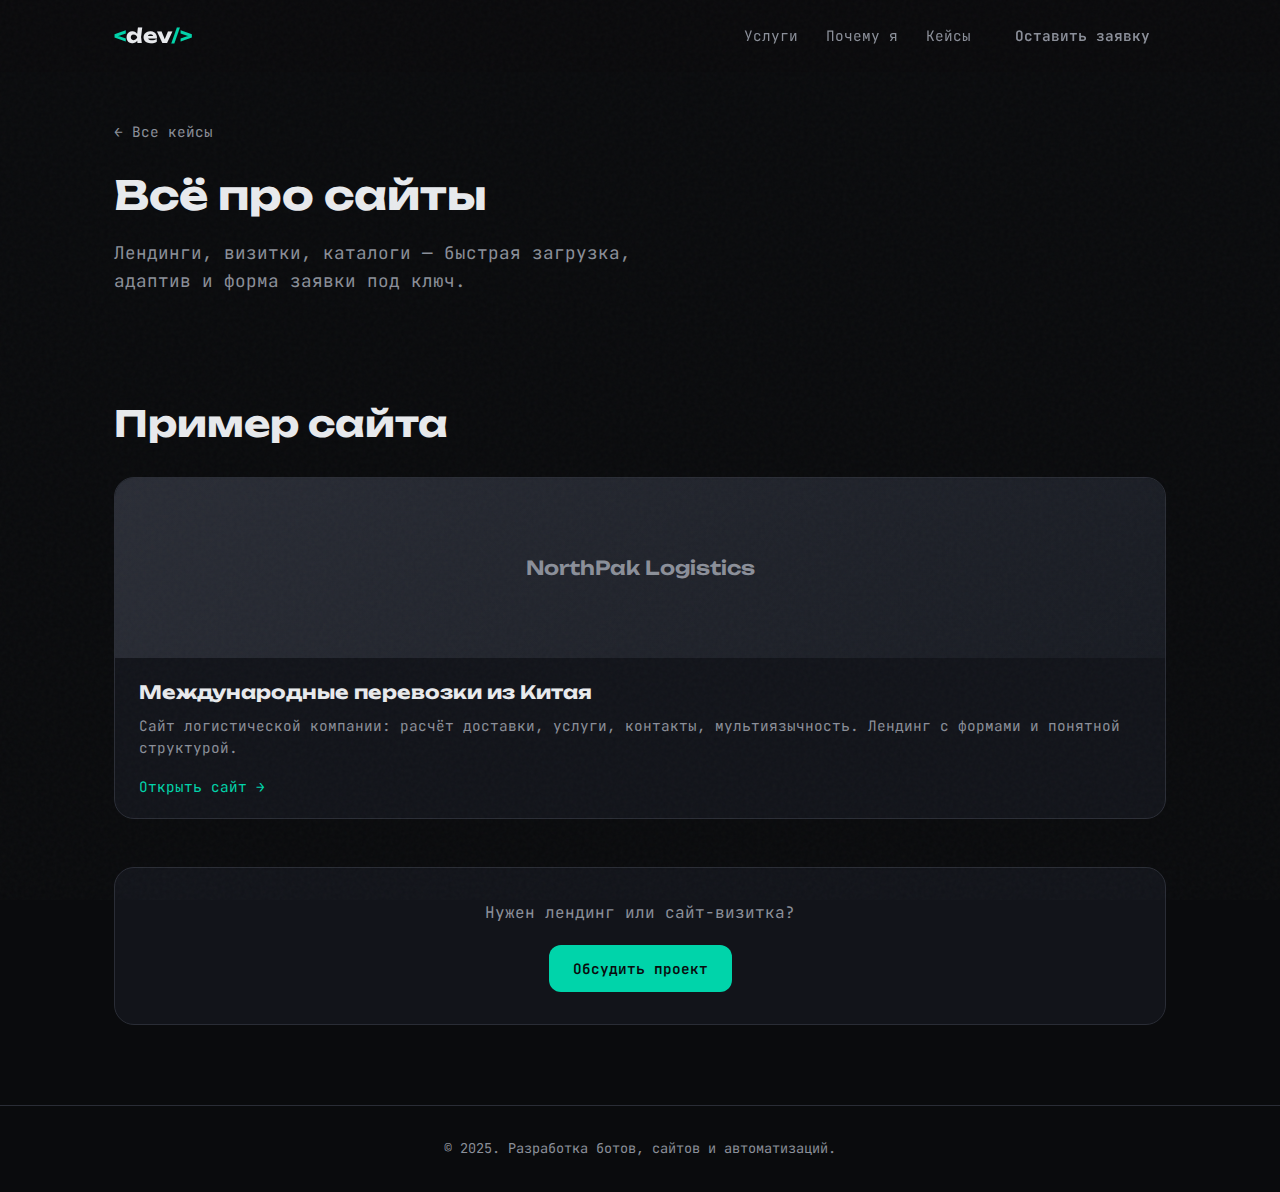
<file: sites.html>
<!DOCTYPE html>
<html lang="ru">
<head>
  <meta charset="UTF-8">
  <meta name="viewport" content="width=device-width, initial-scale=1.0">
  <title>Разработка сайтов и лендингов</title>
  <meta name="description" content="Сайты и лендинги под ключ. Пример: NorthPak Logistics — международные перевозки.">
  <link rel="preconnect" href="https://fonts.googleapis.com">
  <link rel="preconnect" href="https://fonts.gstatic.com" crossorigin>
  <link href="https://fonts.googleapis.com/css2?family=JetBrains+Mono:wght@400;600&family=Unbounded:wght@400;600;700&display=swap" rel="stylesheet">
  <link rel="stylesheet" href="styles.css">
</head>
<body>
  <div class="noise"></div>

  <header class="header">
    <div class="container header-inner">
      <a href="index.html" class="logo">
        <span class="logo-bracket">&lt;</span>dev<span class="logo-bracket">/&gt;</span>
      </a>
      <nav class="nav">
        <a href="index.html#services">Услуги</a>
        <a href="index.html#why">Почему я</a>
        <a href="index.html#cases">Кейсы</a>
        <a href="index.html#contact" class="btn btn-small">Оставить заявку</a>
      </nav>
      <button class="burger" aria-label="Меню">
        <span></span><span></span><span></span>
      </button>
    </div>
  </header>

  <main>
    <section class="sub-hero">
      <div class="container">
        <a href="index.html#cases" class="back-link">← Все кейсы</a>
        <h1 class="page-title">Всё про сайты</h1>
        <p class="page-desc">Лендинги, визитки, каталоги — быстрая загрузка, адаптив и форма заявки под ключ.</p>
      </div>
    </section>

    <section class="content-section">
      <div class="container">
        <h2 class="section-title">Пример сайта</h2>
        <div class="site-showcase">
          <a href="https://netchess.ru/" target="_blank" rel="noopener" class="site-card">
            <div class="site-card-preview">NorthPak Logistics</div>
            <h3>Международные перевозки из Китая</h3>
            <p>Сайт логистической компании: расчёт доставки, услуги, контакты, мультиязычность. Лендинг с формами и понятной структурой.</p>
            <span class="site-card-link">Открыть сайт →</span>
          </a>
        </div>

        <div class="cta-block">
          <p>Нужен лендинг или сайт-визитка?</p>
          <a href="index.html#contact" class="btn btn-primary">Обсудить проект</a>
        </div>
      </div>
    </section>
  </main>

  <footer class="footer">
    <div class="container">
      <p>© 2025. Разработка ботов, сайтов и автоматизаций.</p>
    </div>
  </footer>

  <script src="script.js"></script>
</body>
</html>
</file>
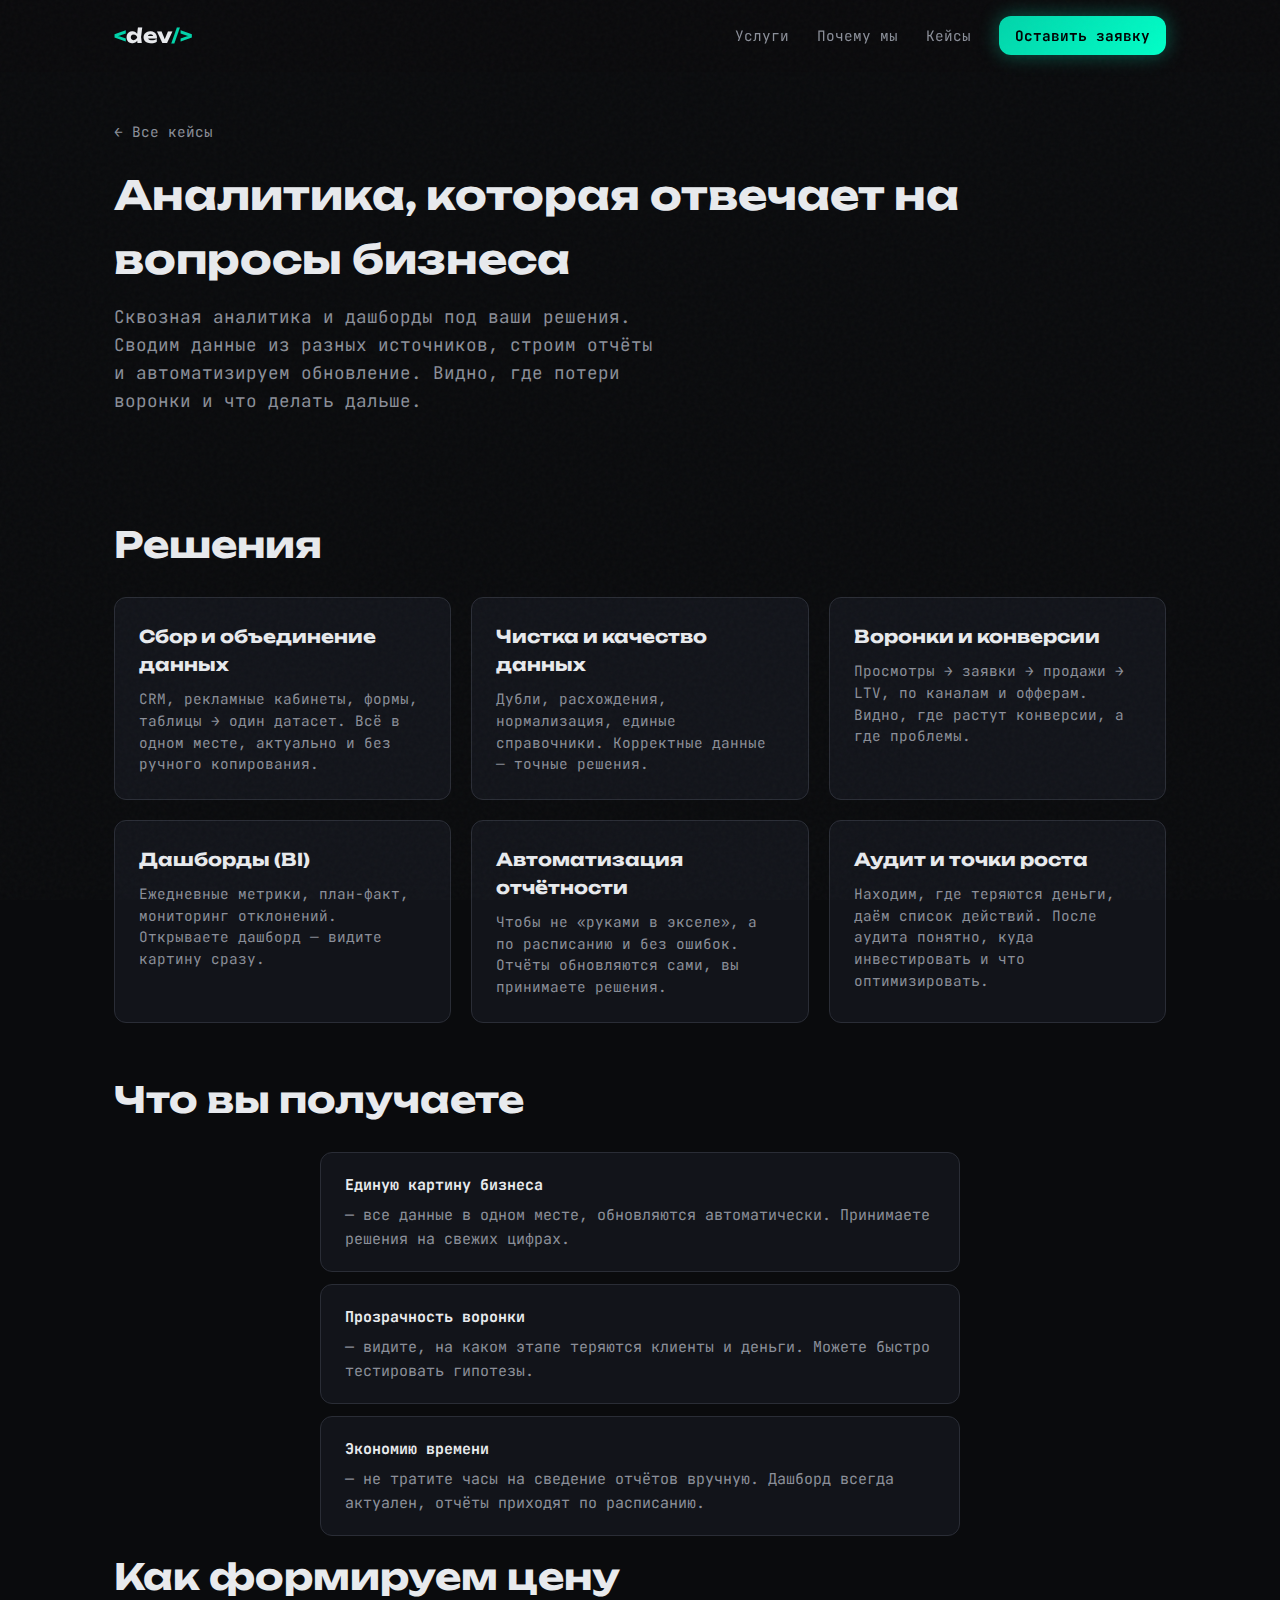
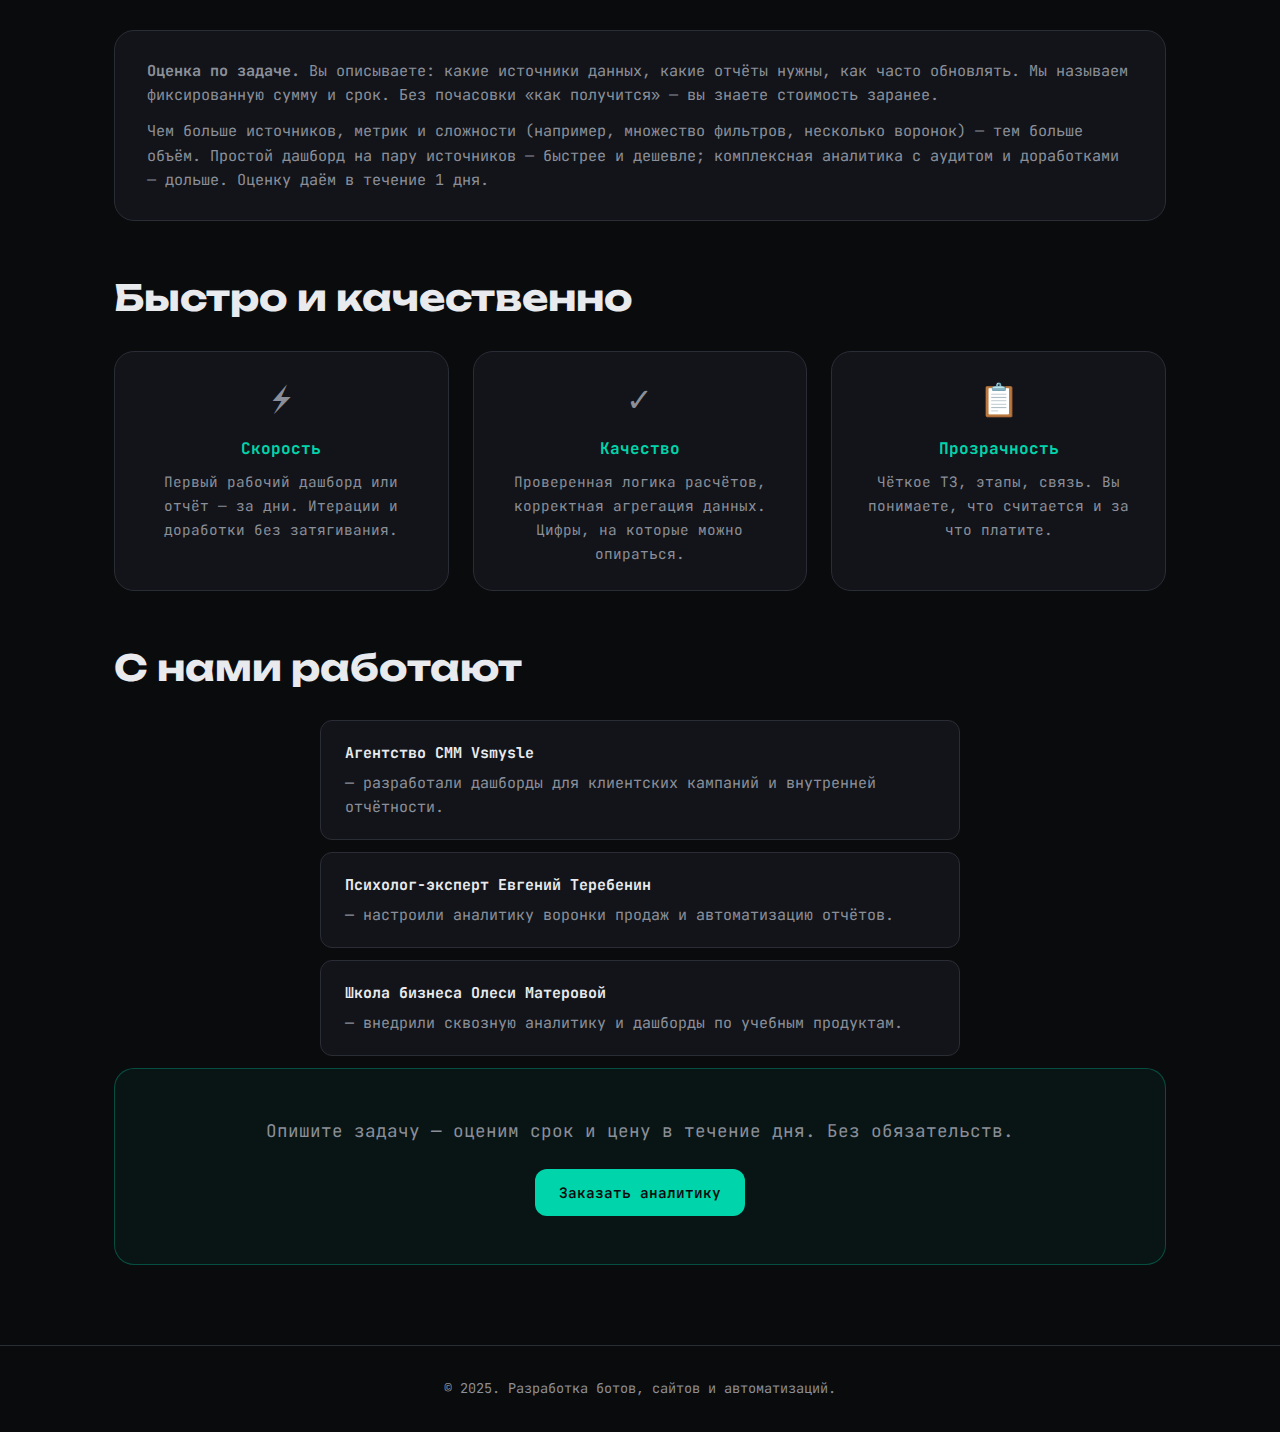
<file: landing/analytics.html>
<!DOCTYPE html>
<html lang="ru">
<head>
  <meta charset="UTF-8">
  <meta name="viewport" content="width=device-width, initial-scale=1.0">
  <title>Аналитика и дашборды — сквозная аналитика под ваши решения</title>
  <meta name="description" content="Сквозная аналитика, дашборды, воронки, автоматизация отчётности. Прозрачные цены, быстрый результат.">
  <link rel="preconnect" href="https://fonts.googleapis.com">
  <link rel="preconnect" href="https://fonts.gstatic.com" crossorigin>
  <link href="https://fonts.googleapis.com/css2?family=JetBrains+Mono:wght@400;600&family=Unbounded:wght@400;600;700&display=swap" rel="stylesheet">
  <link rel="stylesheet" href="styles.css">
  
  <!-- Yandex.Metrika counter -->
  <script type="text/javascript">
    (function(m,e,t,r,i,k,a){
      m[i]=m[i]||function(){(m[i].a=m[i].a||[]).push(arguments)};
      m[i].l=1*new Date();
      for (var j = 0; j < document.scripts.length; j++) {if (document.scripts[j].src === r) { return; }}
      k=e.createElement(t),a=e.getElementsByTagName(t)[0],k.async=1,k.src=r,a.parentNode.insertBefore(k,a)
    })(window, document,'script','https://mc.yandex.ru/metrika/tag.js?id=106742968', 'ym');

    ym(106742968, 'init', {ssr:true, webvisor:true, clickmap:true, ecommerce:"dataLayer", referrer: document.referrer, url: location.href, accurateTrackBounce:true, trackLinks:true});
  </script>
  <noscript><div><img src="https://mc.yandex.ru/watch/106742968" style="position:absolute; left:-9999px;" alt="" /></div></noscript>
  <!-- /Yandex.Metrika counter -->
</head>
<body>
  <div class="noise"></div>

  <header class="header">
    <div class="container header-inner">
      <a href="index.html" class="logo">
        <span class="logo-bracket">&lt;</span>dev<span class="logo-bracket">/&gt;</span>
      </a>
      <nav class="nav">
        <a href="index.html#services">Услуги</a>
        <a href="index.html#why">Почему мы</a>
        <a href="index.html#cases">Кейсы</a>
        <a href="index.html#contact" class="btn btn-small">Оставить заявку</a>
      </nav>
      <button class="burger" aria-label="Меню">
        <span></span><span></span><span></span>
      </button>
    </div>
  </header>

  <main>
    <section class="sub-hero">
      <div class="container">
        <a href="index.html#cases" class="back-link">← Все кейсы</a>
        <h1 class="page-title">Аналитика, которая отвечает на вопросы бизнеса</h1>
        <p class="page-desc">Сквозная аналитика и дашборды под ваши решения. Сводим данные из разных источников, строим отчёты и автоматизируем обновление. Видно, где потери воронки и что делать дальше.</p>
      </div>
    </section>

    <section class="content-section">
      <div class="container">
        <h2 class="section-title">Решения</h2>
        <div class="benefits-grid">
          <div class="benefit-card">
            <h3>Сбор и объединение данных</h3>
            <p>CRM, рекламные кабинеты, формы, таблицы → один датасет. Всё в одном месте, актуально и без ручного копирования.</p>
          </div>
          <div class="benefit-card">
            <h3>Чистка и качество данных</h3>
            <p>Дубли, расхождения, нормализация, единые справочники. Корректные данные — точные решения.</p>
          </div>
          <div class="benefit-card">
            <h3>Воронки и конверсии</h3>
            <p>Просмотры → заявки → продажи → LTV, по каналам и офферам. Видно, где растут конверсии, а где проблемы.</p>
          </div>
          <div class="benefit-card">
            <h3>Дашборды (BI)</h3>
            <p>Ежедневные метрики, план-факт, мониторинг отклонений. Открываете дашборд — видите картину сразу.</p>
          </div>
          <div class="benefit-card">
            <h3>Автоматизация отчётности</h3>
            <p>Чтобы не «руками в экселе», а по расписанию и без ошибок. Отчёты обновляются сами, вы принимаете решения.</p>
          </div>
          <div class="benefit-card">
            <h3>Аудит и точки роста</h3>
            <p>Находим, где теряются деньги, даём список действий. После аудита понятно, куда инвестировать и что оптимизировать.</p>
          </div>
        </div>

        <h2 class="section-title">Что вы получаете</h2>
        <ul class="why-list">
          <li>
            <strong>Единую картину бизнеса</strong> — все данные в одном месте, обновляются автоматически. Принимаете решения на свежих цифрах.
          </li>
          <li>
            <strong>Прозрачность воронки</strong> — видите, на каком этапе теряются клиенты и деньги. Можете быстро тестировать гипотезы.
          </li>
          <li>
            <strong>Экономию времени</strong> — не тратите часы на сведение отчётов вручную. Дашборд всегда актуален, отчёты приходят по расписанию.
          </li>
        </ul>

        <h2 class="section-title">Как формируем цену</h2>
        <div class="pricing-block">
          <p><strong>Оценка по задаче.</strong> Вы описываете: какие источники данных, какие отчёты нужны, как часто обновлять. Мы называем фиксированную сумму и срок. Без почасовки «как получится» — вы знаете стоимость заранее.</p>
          <p>Чем больше источников, метрик и сложности (например, множество фильтров, несколько воронок) — тем больше объём. Простой дашборд на пару источников — быстрее и дешевле; комплексная аналитика с аудитом и доработками — дольше. Оценку даём в течение 1 дня.</p>
        </div>

        <h2 class="section-title">Быстро и качественно</h2>
        <div class="promise-block">
          <div class="promise-item">
            <span class="promise-emoji">⚡</span>
            <strong>Скорость</strong>
            <span>Первый рабочий дашборд или отчёт — за дни. Итерации и доработки без затягивания.</span>
          </div>
          <div class="promise-item">
            <span class="promise-emoji">✓</span>
            <strong>Качество</strong>
            <span>Проверенная логика расчётов, корректная агрегация данных. Цифры, на которые можно опираться.</span>
          </div>
          <div class="promise-item">
            <span class="promise-emoji">📋</span>
            <strong>Прозрачность</strong>
            <span>Чёткое ТЗ, этапы, связь. Вы понимаете, что считается и за что платите.</span>
          </div>
        </div>

        <h2 class="section-title">С нами работают</h2>
        <ul class="why-list">
          <li>
            <strong>Агентство СММ Vsmysle</strong> — разработали дашборды для клиентских кампаний и внутренней отчётности.
          </li>
          <li>
            <strong>Психолог-эксперт Евгений Теребенин</strong> — настроили аналитику воронки продаж и автоматизацию отчётов.
          </li>
          <li>
            <strong>Школа бизнеса Олеси Матеровой</strong> — внедрили сквозную аналитику и дашборды по учебным продуктам.
          </li>
        </ul>

        <div class="cta-block cta-block-large">
          <p>Опишите задачу — оценим срок и цену в течение дня. Без обязательств.</p>
          <a href="index.html#contact" class="btn btn-primary">Заказать аналитику</a>
        </div>
      </div>
    </section>
  </main>

  <footer class="footer">
    <div class="container">
      <p>© 2025. Разработка ботов, сайтов и автоматизаций.</p>
    </div>
  </footer>

  <script src="script.js"></script>
</body>
</html>
</file>
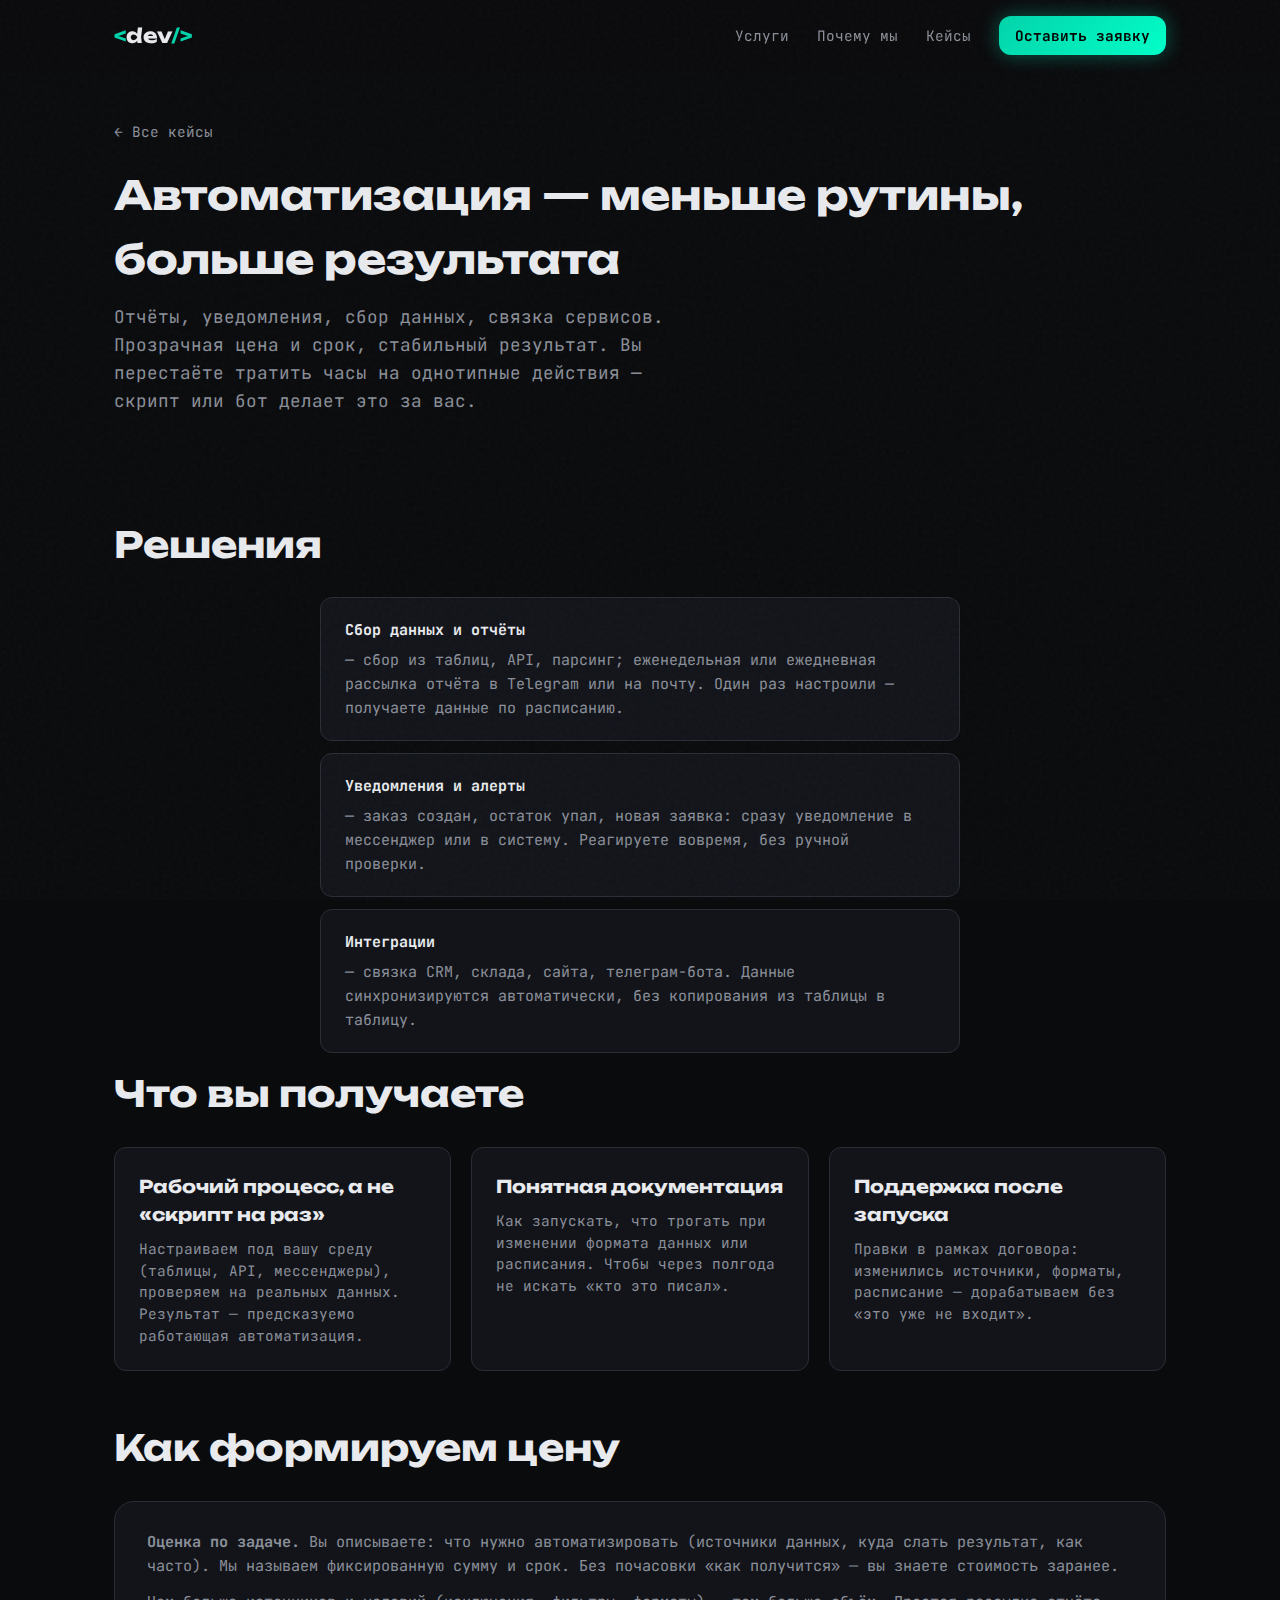
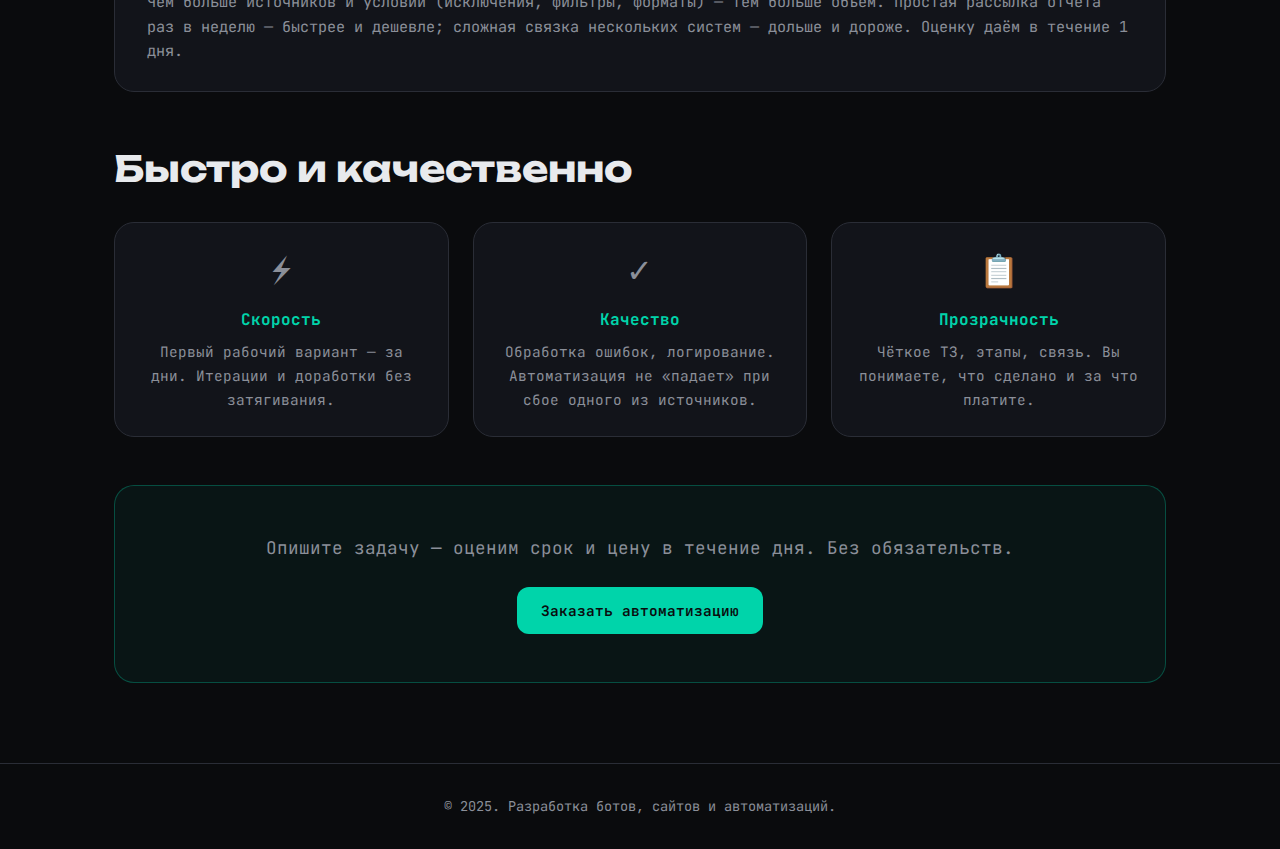
<file: landing/automation.html>
<!DOCTYPE html>
<html lang="ru">
<head>
  <meta charset="UTF-8">
  <meta name="viewport" content="width=device-width, initial-scale=1.0">
  <title>Автоматизация — отчёты, парсинг, интеграции | Быстро и под ключ</title>
  <meta name="description" content="Автоматизация рутины: отчёты, уведомления, интеграции. Прозрачные цены, быстрый результат. Закажите автоматизацию — сэкономьте время.">
  <link rel="preconnect" href="https://fonts.googleapis.com">
  <link rel="preconnect" href="https://fonts.gstatic.com" crossorigin>
  <link href="https://fonts.googleapis.com/css2?family=JetBrains+Mono:wght@400;600&family=Unbounded:wght@400;600;700&display=swap" rel="stylesheet">
  <link rel="stylesheet" href="styles.css">
  
  <!-- Yandex.Metrika counter -->
  <script type="text/javascript">
    (function(m,e,t,r,i,k,a){
      m[i]=m[i]||function(){(m[i].a=m[i].a||[]).push(arguments)};
      m[i].l=1*new Date();
      for (var j = 0; j < document.scripts.length; j++) {if (document.scripts[j].src === r) { return; }}
      k=e.createElement(t),a=e.getElementsByTagName(t)[0],k.async=1,k.src=r,a.parentNode.insertBefore(k,a)
    })(window, document,'script','https://mc.yandex.ru/metrika/tag.js?id=106742968', 'ym');

    ym(106742968, 'init', {ssr:true, webvisor:true, clickmap:true, ecommerce:"dataLayer", referrer: document.referrer, url: location.href, accurateTrackBounce:true, trackLinks:true});
  </script>
  <noscript><div><img src="https://mc.yandex.ru/watch/106742968" style="position:absolute; left:-9999px;" alt="" /></div></noscript>
  <!-- /Yandex.Metrika counter -->
</head>
<body>
  <div class="noise"></div>

  <header class="header">
    <div class="container header-inner">
      <a href="index.html" class="logo">
        <span class="logo-bracket">&lt;</span>dev<span class="logo-bracket">/&gt;</span>
      </a>
      <nav class="nav">
        <a href="index.html#services">Услуги</a>
        <a href="index.html#why">Почему мы</a>
        <a href="index.html#cases">Кейсы</a>
        <a href="index.html#contact" class="btn btn-small">Оставить заявку</a>
      </nav>
      <button class="burger" aria-label="Меню">
        <span></span><span></span><span></span>
      </button>
    </div>
  </header>

  <main>
    <section class="sub-hero">
      <div class="container">
        <a href="index.html#cases" class="back-link">← Все кейсы</a>
        <h1 class="page-title">Автоматизация — меньше рутины, больше результата</h1>
        <p class="page-desc">Отчёты, уведомления, сбор данных, связка сервисов. Прозрачная цена и срок, стабильный результат. Вы перестаёте тратить часы на однотипные действия — скрипт или бот делает это за вас.</p>
      </div>
    </section>

    <section class="content-section">
      <div class="container">
        <h2 class="section-title">Решения</h2>
        <ul class="why-list">
          <li>
            <strong>Сбор данных и отчёты</strong> — сбор из таблиц, API, парсинг; еженедельная или ежедневная рассылка отчёта в Telegram или на почту. Один раз настроили — получаете данные по расписанию.
          </li>
          <li>
            <strong>Уведомления и алерты</strong> — заказ создан, остаток упал, новая заявка: сразу уведомление в мессенджер или в систему. Реагируете вовремя, без ручной проверки.
          </li>
          <li>
            <strong>Интеграции</strong> — связка CRM, склада, сайта, телеграм-бота. Данные синхронизируются автоматически, без копирования из таблицы в таблицу.
          </li>
        </ul>

        <h2 class="section-title">Что вы получаете</h2>
        <div class="benefits-grid">
          <div class="benefit-card">
            <h3>Рабочий процесс, а не «скрипт на раз»</h3>
            <p>Настраиваем под вашу среду (таблицы, API, мессенджеры), проверяем на реальных данных. Результат — предсказуемо работающая автоматизация.</p>
          </div>
          <div class="benefit-card">
            <h3>Понятная документация</h3>
            <p>Как запускать, что трогать при изменении формата данных или расписания. Чтобы через полгода не искать «кто это писал».</p>
          </div>
          <div class="benefit-card">
            <h3>Поддержка после запуска</h3>
            <p>Правки в рамках договора: изменились источники, форматы, расписание — дорабатываем без «это уже не входит».</p>
          </div>
        </div>

        <h2 class="section-title">Как формируем цену</h2>
        <div class="pricing-block">
          <p><strong>Оценка по задаче.</strong> Вы описываете: что нужно автоматизировать (источники данных, куда слать результат, как часто). Мы называем фиксированную сумму и срок. Без почасовки «как получится» — вы знаете стоимость заранее.</p>
          <p>Чем больше источников и условий (исключения, фильтры, форматы) — тем больше объём. Простая рассылка отчёта раз в неделю — быстрее и дешевле; сложная связка нескольких систем — дольше и дороже. Оценку даём в течение 1 дня.</p>
        </div>

        <h2 class="section-title">Быстро и качественно</h2>
        <div class="promise-block">
          <div class="promise-item">
            <span class="promise-emoji">⚡</span>
            <strong>Скорость</strong>
            <span>Первый рабочий вариант — за дни. Итерации и доработки без затягивания.</span>
          </div>
          <div class="promise-item">
            <span class="promise-emoji">✓</span>
            <strong>Качество</strong>
            <span>Обработка ошибок, логирование. Автоматизация не «падает» при сбое одного из источников.</span>
          </div>
          <div class="promise-item">
            <span class="promise-emoji">📋</span>
            <strong>Прозрачность</strong>
            <span>Чёткое ТЗ, этапы, связь. Вы понимаете, что сделано и за что платите.</span>
          </div>
        </div>

        <div class="cta-block cta-block-large">
          <p>Опишите задачу — оценим срок и цену в течение дня. Без обязательств.</p>
          <a href="index.html#contact" class="btn btn-primary">Заказать автоматизацию</a>
        </div>
      </div>
    </section>
  </main>

  <footer class="footer">
    <div class="container">
      <p>© 2025. Разработка ботов, сайтов и автоматизаций.</p>
    </div>
  </footer>

  <script src="script.js"></script>
</body>
</html>
</file>
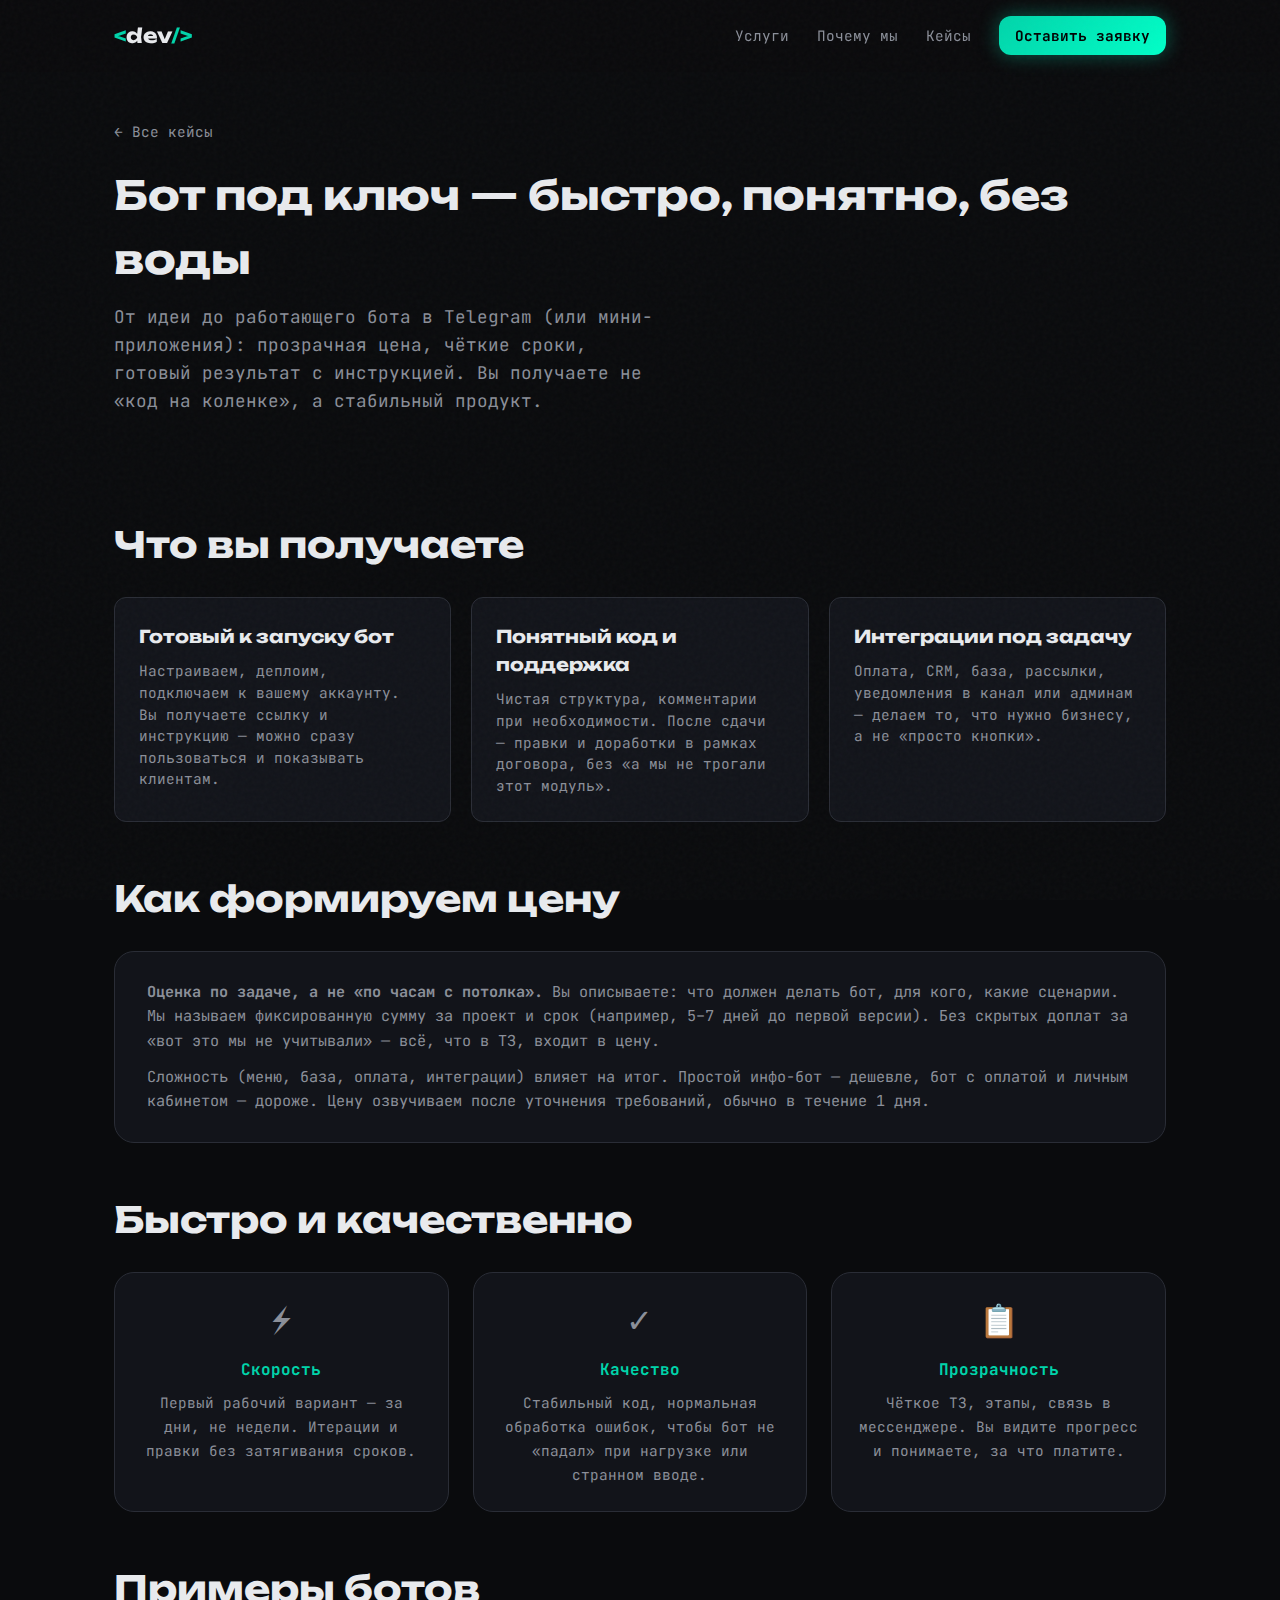
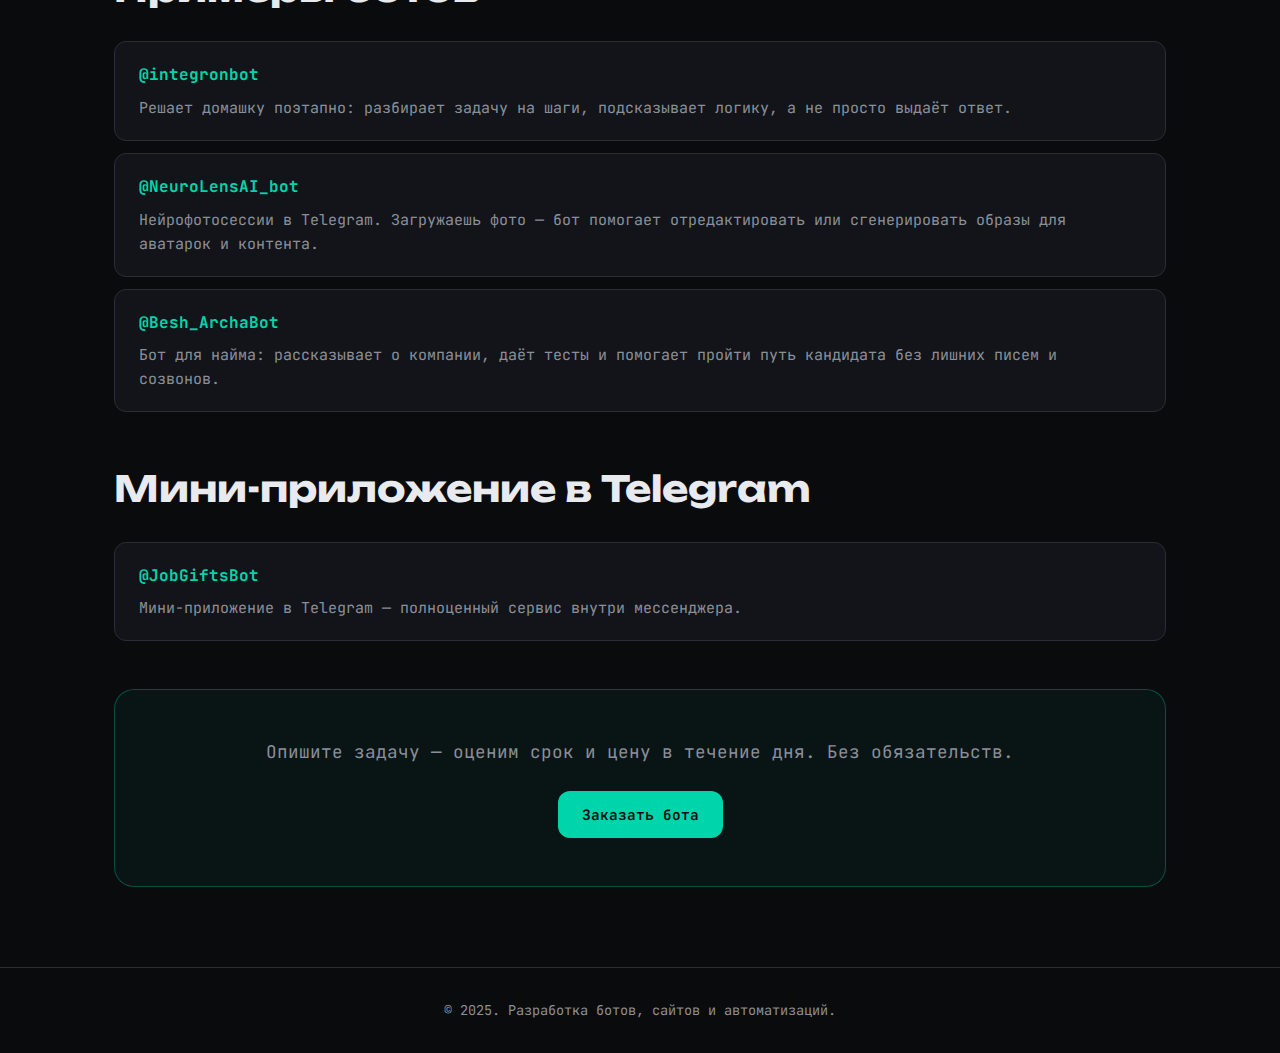
<file: landing/bots.html>
<!DOCTYPE html>
<html lang="ru">
<head>
  <meta charset="UTF-8">
  <meta name="viewport" content="width=device-width, initial-scale=1.0">
  <title>Разработка ботов — Telegram, мини-приложения | Быстро и под ключ</title>
  <meta name="description" content="Telegram-боты и мини-приложения под ключ. Прозрачные цены, быстрый старт, качественный код. Закажите бота — получите результат.">
  <link rel="preconnect" href="https://fonts.googleapis.com">
  <link rel="preconnect" href="https://fonts.gstatic.com" crossorigin>
  <link href="https://fonts.googleapis.com/css2?family=JetBrains+Mono:wght@400;600&family=Unbounded:wght@400;600;700&display=swap" rel="stylesheet">
  <link rel="stylesheet" href="styles.css">
  
  <!-- Yandex.Metrika counter -->
  <script type="text/javascript">
    (function(m,e,t,r,i,k,a){
      m[i]=m[i]||function(){(m[i].a=m[i].a||[]).push(arguments)};
      m[i].l=1*new Date();
      for (var j = 0; j < document.scripts.length; j++) {if (document.scripts[j].src === r) { return; }}
      k=e.createElement(t),a=e.getElementsByTagName(t)[0],k.async=1,k.src=r,a.parentNode.insertBefore(k,a)
    })(window, document,'script','https://mc.yandex.ru/metrika/tag.js?id=106742968', 'ym');

    ym(106742968, 'init', {ssr:true, webvisor:true, clickmap:true, ecommerce:"dataLayer", referrer: document.referrer, url: location.href, accurateTrackBounce:true, trackLinks:true});
  </script>
  <noscript><div><img src="https://mc.yandex.ru/watch/106742968" style="position:absolute; left:-9999px;" alt="" /></div></noscript>
  <!-- /Yandex.Metrika counter -->
</head>
<body>
  <div class="noise"></div>

  <header class="header">
    <div class="container header-inner">
      <a href="index.html" class="logo">
        <span class="logo-bracket">&lt;</span>dev<span class="logo-bracket">/&gt;</span>
      </a>
      <nav class="nav">
        <a href="index.html#services">Услуги</a>
        <a href="index.html#why">Почему мы</a>
        <a href="index.html#cases">Кейсы</a>
        <a href="index.html#contact" class="btn btn-small">Оставить заявку</a>
      </nav>
      <button class="burger" aria-label="Меню">
        <span></span><span></span><span></span>
      </button>
    </div>
  </header>

  <main>
    <section class="sub-hero">
      <div class="container">
        <a href="index.html#cases" class="back-link">← Все кейсы</a>
        <h1 class="page-title">Бот под ключ — быстро, понятно, без воды</h1>
        <p class="page-desc">От идеи до работающего бота в Telegram (или мини-приложения): прозрачная цена, чёткие сроки, готовый результат с инструкцией. Вы получаете не «код на коленке», а стабильный продукт.</p>
      </div>
    </section>

    <section class="content-section">
      <div class="container">
        <h2 class="section-title">Что вы получаете</h2>
        <div class="benefits-grid">
          <div class="benefit-card">
            <h3>Готовый к запуску бот</h3>
            <p>Настраиваем, деплоим, подключаем к вашему аккаунту. Вы получаете ссылку и инструкцию — можно сразу пользоваться и показывать клиентам.</p>
          </div>
          <div class="benefit-card">
            <h3>Понятный код и поддержка</h3>
            <p>Чистая структура, комментарии при необходимости. После сдачи — правки и доработки в рамках договора, без «а мы не трогали этот модуль».</p>
          </div>
          <div class="benefit-card">
            <h3>Интеграции под задачу</h3>
            <p>Оплата, CRM, база, рассылки, уведомления в канал или админам — делаем то, что нужно бизнесу, а не «просто кнопки».</p>
          </div>
        </div>

        <h2 class="section-title">Как формируем цену</h2>
        <div class="pricing-block">
          <p><strong>Оценка по задаче, а не «по часам с потолка».</strong> Вы описываете: что должен делать бот, для кого, какие сценарии. Мы называем фиксированную сумму за проект и срок (например, 5–7 дней до первой версии). Без скрытых доплат за «вот это мы не учитывали» — всё, что в ТЗ, входит в цену.</p>
          <p>Сложность (меню, база, оплата, интеграции) влияет на итог. Простой инфо-бот — дешевле, бот с оплатой и личным кабинетом — дороже. Цену озвучиваем после уточнения требований, обычно в течение 1 дня.</p>
        </div>

        <h2 class="section-title">Быстро и качественно</h2>
        <div class="promise-block">
          <div class="promise-item">
            <span class="promise-emoji">⚡</span>
            <strong>Скорость</strong>
            <span>Первый рабочий вариант — за дни, не недели. Итерации и правки без затягивания сроков.</span>
          </div>
          <div class="promise-item">
            <span class="promise-emoji">✓</span>
            <strong>Качество</strong>
            <span>Стабильный код, нормальная обработка ошибок, чтобы бот не «падал» при нагрузке или странном вводе.</span>
          </div>
          <div class="promise-item">
            <span class="promise-emoji">📋</span>
            <strong>Прозрачность</strong>
            <span>Чёткое ТЗ, этапы, связь в мессенджере. Вы видите прогресс и понимаете, за что платите.</span>
          </div>
        </div>

        <h2 class="section-title">Примеры ботов</h2>
        <ul class="work-list">
          <li class="work-item">
            <a href="https://t.me/integronbot" target="_blank" rel="noopener" class="work-link">
              <strong>@integronbot</strong>
              <span>Решает домашку поэтапно: разбирает задачу на шаги, подсказывает логику, а не просто выдаёт ответ.</span>
            </a>
          </li>
          <li class="work-item">
            <a href="https://t.me/NeuroLensAI_bot" target="_blank" rel="noopener" class="work-link">
              <strong>@NeuroLensAI_bot</strong>
              <span>Нейрофотосессии в Telegram. Загружаешь фото — бот помогает отредактировать или сгенерировать образы для аватарок и контента.</span>
            </a>
          </li>
          <li class="work-item">
            <a href="https://t.me/Besh_ArchaBot" target="_blank" rel="noopener" class="work-link">
              <strong>@Besh_ArchaBot</strong>
              <span>Бот для найма: рассказывает о компании, даёт тесты и помогает пройти путь кандидата без лишних писем и созвонов.</span>
            </a>
          </li>
        </ul>

        <h2 class="section-title">Мини-приложение в Telegram</h2>
        <ul class="work-list">
          <li class="work-item">
            <a href="https://t.me/JobGiftsBot" target="_blank" rel="noopener" class="work-link">
              <strong>@JobGiftsBot</strong>
              <span>Мини-приложение в Telegram — полноценный сервис внутри мессенджера.</span>
            </a>
          </li>
        </ul>

        <div class="cta-block cta-block-large">
          <p>Опишите задачу — оценим срок и цену в течение дня. Без обязательств.</p>
          <a href="index.html#contact" class="btn btn-primary">Заказать бота</a>
        </div>
      </div>
    </section>
  </main>

  <footer class="footer">
    <div class="container">
      <p>© 2025. Разработка ботов, сайтов и автоматизаций.</p>
    </div>
  </footer>

  <script src="script.js"></script>
</body>
</html>
</file>
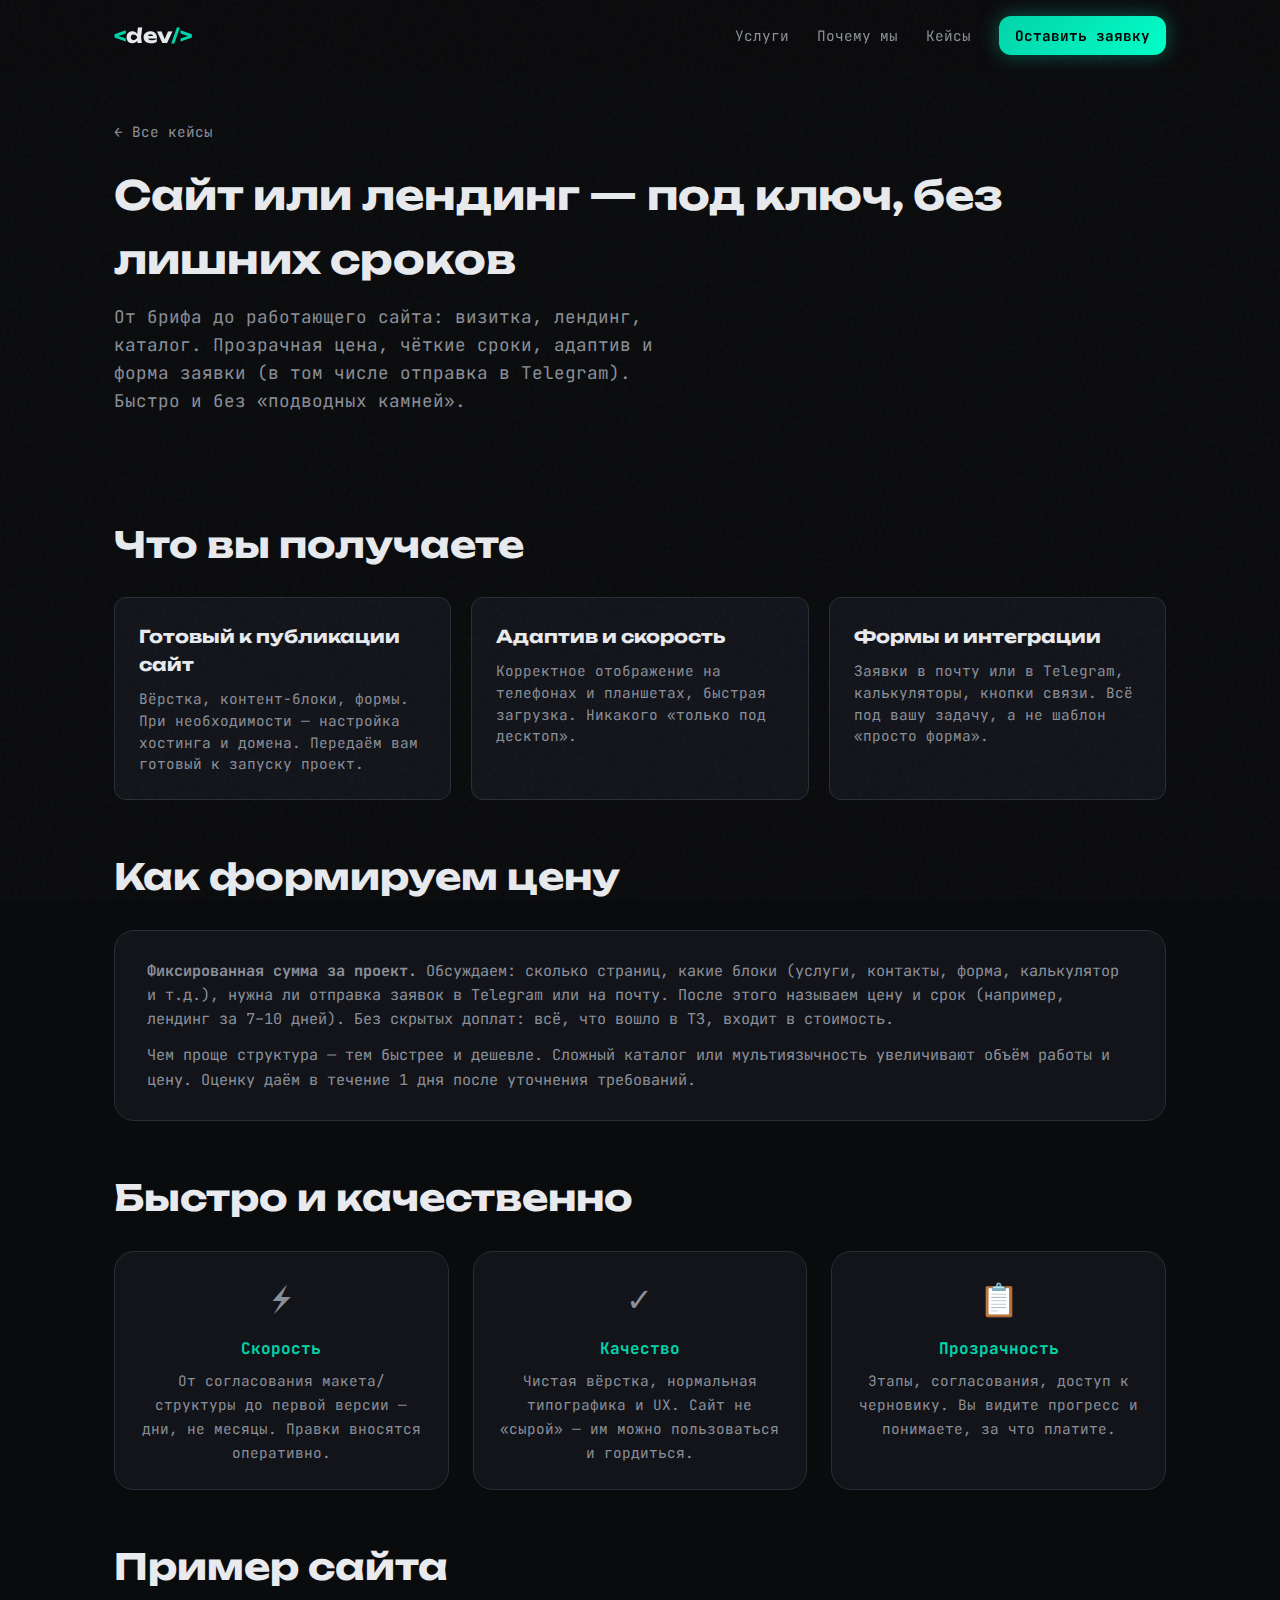
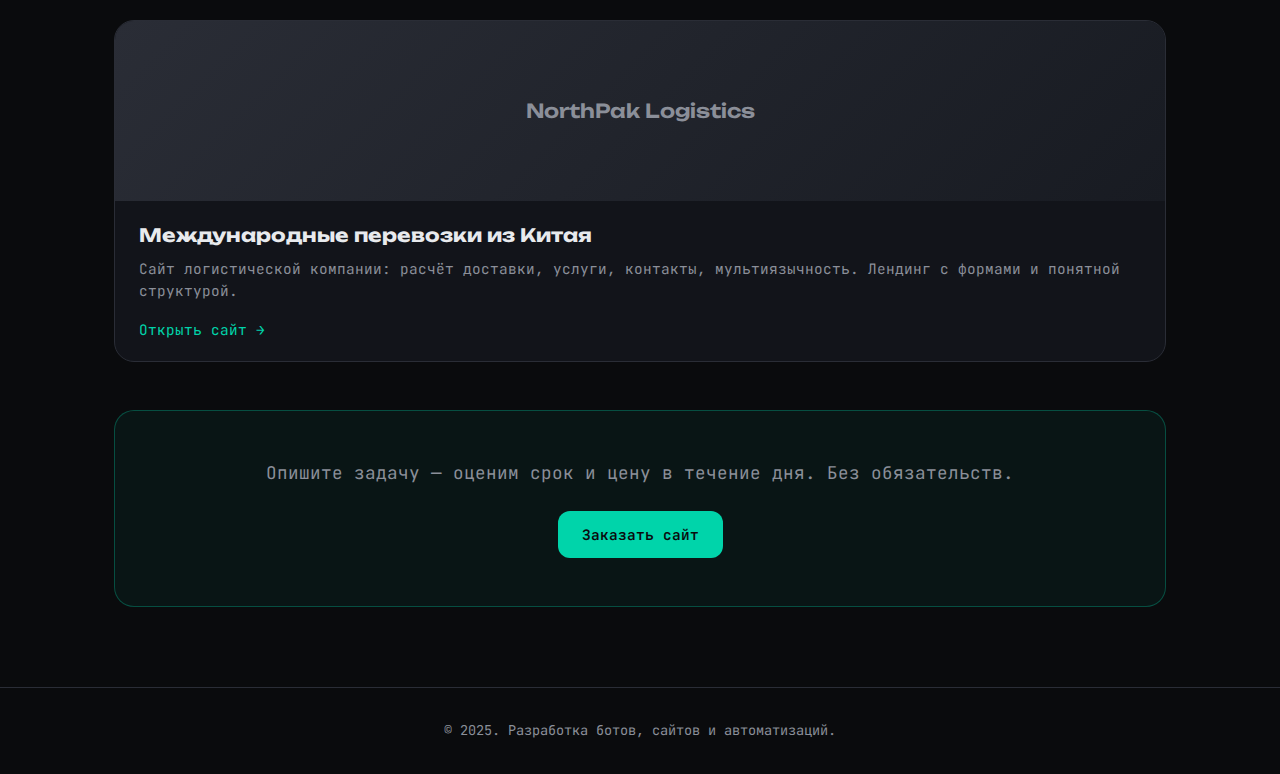
<file: landing/sites.html>
<!DOCTYPE html>
<html lang="ru">
<head>
  <meta charset="UTF-8">
  <meta name="viewport" content="width=device-width, initial-scale=1.0">
  <title>Разработка сайтов и лендингов | Быстро, качественно, под ключ</title>
  <meta name="description" content="Лендинги и сайты под ключ. Прозрачные цены, быстрый запуск, адаптив и формы заявок. Закажите сайт — получите результат.">
  <link rel="preconnect" href="https://fonts.googleapis.com">
  <link rel="preconnect" href="https://fonts.gstatic.com" crossorigin>
  <link href="https://fonts.googleapis.com/css2?family=JetBrains+Mono:wght@400;600&family=Unbounded:wght@400;600;700&display=swap" rel="stylesheet">
  <link rel="stylesheet" href="styles.css">
  
  <!-- Yandex.Metrika counter -->
  <script type="text/javascript">
    (function(m,e,t,r,i,k,a){
      m[i]=m[i]||function(){(m[i].a=m[i].a||[]).push(arguments)};
      m[i].l=1*new Date();
      for (var j = 0; j < document.scripts.length; j++) {if (document.scripts[j].src === r) { return; }}
      k=e.createElement(t),a=e.getElementsByTagName(t)[0],k.async=1,k.src=r,a.parentNode.insertBefore(k,a)
    })(window, document,'script','https://mc.yandex.ru/metrika/tag.js?id=106742968', 'ym');

    ym(106742968, 'init', {ssr:true, webvisor:true, clickmap:true, ecommerce:"dataLayer", referrer: document.referrer, url: location.href, accurateTrackBounce:true, trackLinks:true});
  </script>
  <noscript><div><img src="https://mc.yandex.ru/watch/106742968" style="position:absolute; left:-9999px;" alt="" /></div></noscript>
  <!-- /Yandex.Metrika counter -->
</head>
<body>
  <div class="noise"></div>

  <header class="header">
    <div class="container header-inner">
      <a href="index.html" class="logo">
        <span class="logo-bracket">&lt;</span>dev<span class="logo-bracket">/&gt;</span>
      </a>
      <nav class="nav">
        <a href="index.html#services">Услуги</a>
        <a href="index.html#why">Почему мы</a>
        <a href="index.html#cases">Кейсы</a>
        <a href="index.html#contact" class="btn btn-small">Оставить заявку</a>
      </nav>
      <button class="burger" aria-label="Меню">
        <span></span><span></span><span></span>
      </button>
    </div>
  </header>

  <main>
    <section class="sub-hero">
      <div class="container">
        <a href="index.html#cases" class="back-link">← Все кейсы</a>
        <h1 class="page-title">Сайт или лендинг — под ключ, без лишних сроков</h1>
        <p class="page-desc">От брифа до работающего сайта: визитка, лендинг, каталог. Прозрачная цена, чёткие сроки, адаптив и форма заявки (в том числе отправка в Telegram). Быстро и без «подводных камней».</p>
      </div>
    </section>

    <section class="content-section">
      <div class="container">
        <h2 class="section-title">Что вы получаете</h2>
        <div class="benefits-grid">
          <div class="benefit-card">
            <h3>Готовый к публикации сайт</h3>
            <p>Вёрстка, контент-блоки, формы. При необходимости — настройка хостинга и домена. Передаём вам готовый к запуску проект.</p>
          </div>
          <div class="benefit-card">
            <h3>Адаптив и скорость</h3>
            <p>Корректное отображение на телефонах и планшетах, быстрая загрузка. Никакого «только под десктоп».</p>
          </div>
          <div class="benefit-card">
            <h3>Формы и интеграции</h3>
            <p>Заявки в почту или в Telegram, калькуляторы, кнопки связи. Всё под вашу задачу, а не шаблон «просто форма».</p>
          </div>
        </div>

        <h2 class="section-title">Как формируем цену</h2>
        <div class="pricing-block">
          <p><strong>Фиксированная сумма за проект.</strong> Обсуждаем: сколько страниц, какие блоки (услуги, контакты, форма, калькулятор и т.д.), нужна ли отправка заявок в Telegram или на почту. После этого называем цену и срок (например, лендинг за 7–10 дней). Без скрытых доплат: всё, что вошло в ТЗ, входит в стоимость.</p>
          <p>Чем проще структура — тем быстрее и дешевле. Сложный каталог или мультиязычность увеличивают объём работы и цену. Оценку даём в течение 1 дня после уточнения требований.</p>
        </div>

        <h2 class="section-title">Быстро и качественно</h2>
        <div class="promise-block">
          <div class="promise-item">
            <span class="promise-emoji">⚡</span>
            <strong>Скорость</strong>
            <span>От согласования макета/структуры до первой версии — дни, не месяцы. Правки вносятся оперативно.</span>
          </div>
          <div class="promise-item">
            <span class="promise-emoji">✓</span>
            <strong>Качество</strong>
            <span>Чистая вёрстка, нормальная типографика и UX. Сайт не «сырой» — им можно пользоваться и гордиться.</span>
          </div>
          <div class="promise-item">
            <span class="promise-emoji">📋</span>
            <strong>Прозрачность</strong>
            <span>Этапы, согласования, доступ к черновику. Вы видите прогресс и понимаете, за что платите.</span>
          </div>
        </div>

        <h2 class="section-title">Пример сайта</h2>
        <div class="site-showcase">
          <a href="https://netchess.ru/" target="_blank" rel="noopener" class="site-card">
            <div class="site-card-preview">NorthPak Logistics</div>
            <h3>Международные перевозки из Китая</h3>
            <p>Сайт логистической компании: расчёт доставки, услуги, контакты, мультиязычность. Лендинг с формами и понятной структурой.</p>
            <span class="site-card-link">Открыть сайт →</span>
          </a>
        </div>

        <div class="cta-block cta-block-large">
          <p>Опишите задачу — оценим срок и цену в течение дня. Без обязательств.</p>
          <a href="index.html#contact" class="btn btn-primary">Заказать сайт</a>
        </div>
      </div>
    </section>
  </main>

  <footer class="footer">
    <div class="container">
      <p>© 2025. Разработка ботов, сайтов и автоматизаций.</p>
    </div>
  </footer>

  <script src="script.js"></script>
</body>
</html>
</file>
<file: styles.css>
/* --- Variables --- */
:root {
  --bg: #0a0b0d;
  --bg-card: #12141a;
  --bg-elevated: #181b22;
  --text: #e8eaed;
  --text-muted: #8b8f99;
  --accent: #00d4aa;
  --accent-dim: #00a884;
  --accent-glow: rgba(0, 212, 170, 0.25);
  --border: #2a2d36;
  --radius: 12px;
  --radius-lg: 20px;
  --font-display: 'Unbounded', sans-serif;
  --font-mono: 'JetBrains Mono', monospace;
}

/* --- Reset & Base --- */
*, *::before, *::after { box-sizing: border-box; }
html { scroll-behavior: smooth; }
body {
  margin: 0;
  font-family: var(--font-mono);
  font-size: 15px;
  line-height: 1.6;
  color: var(--text);
  background: var(--bg);
  overflow-x: hidden;
}

.noise {
  position: fixed;
  inset: 0;
  pointer-events: none;
  z-index: 1000;
  opacity: 0.03;
  background: url("data:image/svg+xml,%3Csvg viewBox='0 0 256 256' xmlns='http://www.w3.org/2000/svg'%3E%3Cfilter id='n'%3E%3CfeTurbulence type='fractalNoise' baseFrequency='0.9' numOctaves='4' stitchTiles='stitch'/%3E%3C/filter%3E%3Crect width='100%25' height='100%25' filter='url(%23n)'/%3E%3C/svg%3E");
}

a { color: var(--accent); text-decoration: none; }
a:hover { color: var(--accent-dim); text-decoration: underline; }

.container {
  max-width: 1100px;
  margin: 0 auto;
  padding: 0 24px;
}

/* --- Header --- */
.header {
  position: fixed;
  top: 0;
  left: 0;
  right: 0;
  z-index: 100;
  padding: 16px 0;
  background: rgba(10, 11, 13, 0.85);
  backdrop-filter: blur(12px);
  border-bottom: 1px solid transparent;
  transition: border-color 0.2s;
}
.header.scrolled { border-bottom-color: var(--border); }

.header-inner {
  display: flex;
  align-items: center;
  justify-content: space-between;
}

.logo {
  font-family: var(--font-display);
  font-weight: 700;
  font-size: 1.25rem;
  color: var(--text);
}
.logo:hover { text-decoration: none; color: var(--accent); }
.logo-bracket { color: var(--accent); }

.nav {
  display: flex;
  align-items: center;
  gap: 28px;
}
.nav a {
  color: var(--text-muted);
  font-size: 0.9rem;
}
.nav a:hover { color: var(--text); text-decoration: none; }

.burger {
  display: none;
  flex-direction: column;
  gap: 6px;
  background: none;
  border: none;
  cursor: pointer;
  padding: 8px;
}
.burger span {
  width: 24px;
  height: 2px;
  background: var(--text);
}

/* --- Buttons --- */
.btn {
  display: inline-flex;
  align-items: center;
  justify-content: center;
  padding: 12px 24px;
  font-family: var(--font-mono);
  font-size: 0.9rem;
  font-weight: 600;
  border-radius: var(--radius);
  border: none;
  cursor: pointer;
  transition: transform 0.15s, box-shadow 0.2s;
}
.btn:hover { transform: translateY(-1px); }
.btn-small { padding: 8px 16px; font-size: 0.85rem; }
.btn-primary {
  background: var(--accent);
  color: var(--bg);
}
.btn-primary:hover {
  box-shadow: 0 0 24px var(--accent-glow);
  text-decoration: none;
  color: var(--bg);
}
.btn-ghost {
  background: transparent;
  color: var(--text);
  border: 1px solid var(--border);
}
.btn-ghost:hover { border-color: var(--accent); color: var(--accent); text-decoration: none; }
.btn-full { width: 100%; }

/* --- Hero --- */
.hero {
  position: relative;
  min-height: 100vh;
  display: flex;
  align-items: center;
  padding: 120px 0 80px;
}

.hero-grid {
  position: absolute;
  inset: 0;
  background-image:
    linear-gradient(var(--border) 1px, transparent 1px),
    linear-gradient(90deg, var(--border) 1px, transparent 1px);
  background-size: 60px 60px;
  mask-image: radial-gradient(ellipse 80% 60% at 50% 0%, black, transparent 70%);
  -webkit-mask-image: radial-gradient(ellipse 80% 60% at 50% 0%, black, transparent 70%);
  opacity: 0.4;
}

.hero .container { position: relative; z-index: 1; }

.hero-badge {
  display: inline-block;
  padding: 6px 14px;
  margin-bottom: 20px;
  font-size: 0.8rem;
  color: var(--accent);
  background: rgba(0, 212, 170, 0.1);
  border: 1px solid rgba(0, 212, 170, 0.3);
  border-radius: 999px;
  text-transform: uppercase;
  letter-spacing: 0.05em;
}

.hero-title {
  font-family: var(--font-display);
  font-weight: 700;
  font-size: clamp(2.2rem, 5vw, 3.5rem);
  line-height: 1.15;
  margin: 0 0 20px;
  letter-spacing: -0.02em;
}

.gradient-text {
  background: linear-gradient(135deg, var(--accent) 0%, #00ffcc 100%);
  -webkit-background-clip: text;
  -webkit-text-fill-color: transparent;
  background-clip: text;
}

.hero-desc {
  font-size: 1.1rem;
  color: var(--text-muted);
  max-width: 520px;
  margin: 0 0 32px;
}

.hero-cta {
  display: flex;
  flex-wrap: wrap;
  gap: 16px;
  margin-bottom: 48px;
}

.hero-stack {
  display: flex;
  flex-wrap: wrap;
  gap: 12px;
  font-size: 0.85rem;
  color: var(--text-muted);
}
.hero-stack span {
  padding: 6px 12px;
  background: var(--bg-card);
  border: 1px solid var(--border);
  border-radius: var(--radius);
}

/* --- Sections --- */
section {
  padding: 80px 0;
}
.section-title {
  font-family: var(--font-display);
  font-weight: 700;
  font-size: clamp(1.75rem, 3vw, 2.25rem);
  margin: 0 0 40px;
  text-align: center;
}

/* --- Services --- */
.services { background: var(--bg-card); }

.services-grid {
  display: grid;
  grid-template-columns: repeat(auto-fit, minmax(240px, 1fr));
  gap: 24px;
}

.service-card {
  padding: 28px;
  background: var(--bg-elevated);
  border: 1px solid var(--border);
  border-radius: var(--radius-lg);
  transition: border-color 0.2s, transform 0.2s, box-shadow 0.2s;
}
.service-card:hover {
  border-color: var(--accent);
  transform: translateY(-4px);
  box-shadow: 0 12px 40px rgba(0, 0, 0, 0.3);
}

.service-icon {
  font-size: 2rem;
  margin-bottom: 16px;
}

.service-card h3 {
  font-family: var(--font-display);
  font-size: 1.2rem;
  margin: 0 0 10px;
  color: var(--text);
}

.service-card p {
  margin: 0;
  font-size: 0.9rem;
  color: var(--text-muted);
  line-height: 1.5;
}

/* --- Why --- */
.why-list {
  max-width: 640px;
  margin: 0 auto;
  list-style: none;
  padding: 0;
}

.why-list li {
  padding: 20px 24px;
  margin-bottom: 12px;
  background: var(--bg-card);
  border: 1px solid var(--border);
  border-radius: var(--radius);
  color: var(--text-muted);
}
.why-list li strong {
  display: block;
  color: var(--text);
  margin-bottom: 6px;
}

/* --- Cases --- */
.cases { background: var(--bg-card); }

.cases-grid {
  display: grid;
  grid-template-columns: repeat(auto-fit, minmax(280px, 1fr));
  gap: 24px;
  margin-bottom: 24px;
}

.case-card {
  background: var(--bg-elevated);
  border: 1px solid var(--border);
  border-radius: var(--radius-lg);
  overflow: hidden;
  transition: border-color 0.2s;
}
.case-card:hover { border-color: var(--accent); }

.case-placeholder {
  height: 160px;
  background: linear-gradient(135deg, var(--border) 0%, var(--bg) 100%);
  display: flex;
  align-items: center;
  justify-content: center;
  font-size: 0.9rem;
  color: var(--text-muted);
}

.case-card p {
  padding: 20px;
  margin: 0;
  font-size: 0.9rem;
  color: var(--text-muted);
}

.case-card-link {
  display: block;
  color: inherit;
  text-decoration: none;
}
.case-card-link:hover { color: inherit; text-decoration: none; }

/* --- Subpages (bots, sites, automation) --- */
.sub-hero {
  padding: 120px 0 60px;
}
.back-link {
  display: inline-block;
  margin-bottom: 20px;
  font-size: 0.9rem;
  color: var(--text-muted);
}
.back-link:hover { color: var(--accent); text-decoration: none; }
.page-title {
  font-family: var(--font-display);
  font-weight: 700;
  font-size: clamp(1.75rem, 4vw, 2.5rem);
  margin: 0 0 12px;
}
.page-desc {
  font-size: 1.1rem;
  color: var(--text-muted);
  margin: 0;
  max-width: 560px;
}
.content-section { padding: 40px 0 80px; }
.content-section .section-title { text-align: left; margin-bottom: 24px; }

.work-list {
  list-style: none;
  padding: 0;
  margin: 0 0 48px;
}
.work-item { margin-bottom: 12px; }
.work-link {
  display: block;
  padding: 20px 24px;
  background: var(--bg-card);
  border: 1px solid var(--border);
  border-radius: var(--radius);
  color: var(--text-muted);
  text-decoration: none;
  transition: border-color 0.2s;
}
.work-link:hover { border-color: var(--accent); color: var(--text); text-decoration: none; }
.work-link strong {
  display: block;
  color: var(--accent);
  margin-bottom: 8px;
  font-size: 1rem;
}

.site-showcase { margin-bottom: 48px; }
.site-card {
  display: block;
  padding: 0;
  background: var(--bg-card);
  border: 1px solid var(--border);
  border-radius: var(--radius-lg);
  overflow: hidden;
  text-decoration: none;
  color: inherit;
  transition: border-color 0.2s;
}
.site-card:hover { border-color: var(--accent); color: inherit; text-decoration: none; }
.site-card-preview {
  height: 180px;
  background: linear-gradient(135deg, var(--border) 0%, var(--bg-elevated) 100%);
  display: flex;
  align-items: center;
  justify-content: center;
  font-family: var(--font-display);
  font-weight: 600;
  font-size: 1.2rem;
  color: var(--text-muted);
}
.site-card h3 {
  padding: 20px 24px 0;
  margin: 0 0 8px;
  font-family: var(--font-display);
  font-size: 1.15rem;
  color: var(--text);
}
.site-card p {
  padding: 0 24px 16px;
  margin: 0;
  font-size: 0.9rem;
  color: var(--text-muted);
  line-height: 1.5;
}
.site-card-link {
  display: inline-block;
  padding: 0 24px 20px;
  font-size: 0.9rem;
  color: var(--accent);
}

.cta-block {
  text-align: center;
  padding: 32px;
  background: var(--bg-card);
  border: 1px solid var(--border);
  border-radius: var(--radius-lg);
}
.cta-block p { margin: 0 0 20px; font-size: 1rem; color: var(--text-muted); }
.cta-block.cta-block-large {
  padding: 48px 32px;
  border-color: rgba(0, 212, 170, 0.3);
  background: rgba(0, 212, 170, 0.05);
}
.cta-block-large p { font-size: 1.1rem; margin-bottom: 24px; }

.benefits-grid {
  display: grid;
  grid-template-columns: repeat(auto-fit, minmax(260px, 1fr));
  gap: 20px;
  margin-bottom: 48px;
}
.benefit-card {
  padding: 24px;
  background: var(--bg-card);
  border: 1px solid var(--border);
  border-radius: var(--radius);
}
.benefit-card h3 {
  font-family: var(--font-display);
  font-size: 1.1rem;
  margin: 0 0 10px;
  color: var(--text);
}
.benefit-card p { margin: 0; font-size: 0.9rem; color: var(--text-muted); line-height: 1.5; }

.pricing-block {
  padding: 28px 32px;
  background: var(--bg-card);
  border: 1px solid var(--border);
  border-radius: var(--radius-lg);
  margin-bottom: 48px;
}
.pricing-block h2 { margin-bottom: 16px; }
.pricing-block p { margin: 0 0 12px; font-size: 0.95rem; color: var(--text-muted); line-height: 1.6; }
.pricing-block p:last-child { margin-bottom: 0; }

.promise-block {
  display: grid;
  grid-template-columns: repeat(auto-fit, minmax(240px, 1fr));
  gap: 24px;
  margin-bottom: 48px;
}
.promise-item {
  padding: 24px;
  text-align: center;
  background: var(--bg-card);
  border: 1px solid var(--border);
  border-radius: var(--radius-lg);
}
.promise-item .promise-emoji { font-size: 2rem; margin-bottom: 12px; display: block; }
.promise-item strong { display: block; margin-bottom: 8px; color: var(--accent); font-size: 1rem; }
.promise-item span { font-size: 0.9rem; color: var(--text-muted); line-height: 1.5; }

/* --- Contact --- */
.contact-desc {
  text-align: center;
  color: var(--text-muted);
  max-width: 480px;
  margin: 0 auto 40px;
}

.contact-form {
  max-width: 560px;
  margin: 0 auto 32px;
}

.form-row {
  display: grid;
  grid-template-columns: 1fr 1fr;
  gap: 20px;
}

.contact-form label {
  display: block;
  margin-bottom: 20px;
}

.contact-form label span {
  display: block;
  font-size: 0.85rem;
  color: var(--text-muted);
  margin-bottom: 8px;
}

.contact-form input,
.contact-form textarea {
  width: 100%;
  padding: 14px 18px;
  font-family: var(--font-mono);
  font-size: 0.95rem;
  color: var(--text);
  background: var(--bg-card);
  border: 1px solid var(--border);
  border-radius: var(--radius);
  transition: border-color 0.2s;
}
.contact-form input::placeholder,
.contact-form textarea::placeholder {
  color: var(--text-muted);
  opacity: 0.7;
}
.contact-form input:focus,
.contact-form textarea:focus {
  outline: none;
  border-color: var(--accent);
}

.contact-form button { margin-top: 8px; }

.contact-alt {
  text-align: center;
  font-size: 0.9rem;
  color: var(--text-muted);
}
.contact-alt p { margin: 0 0 8px; }
.contact-link { margin: 0 4px; }
.sep { margin: 0 8px; opacity: 0.5; }

/* --- Footer --- */
.footer {
  padding: 32px 0;
  border-top: 1px solid var(--border);
  text-align: center;
}
.footer p {
  margin: 0;
  font-size: 0.85rem;
  color: var(--text-muted);
}

/* --- Form success message --- */
.form-success {
  max-width: 560px;
  margin: 0 auto;
  padding: 32px;
  text-align: center;
  background: rgba(0, 212, 170, 0.1);
  border: 1px solid rgba(0, 212, 170, 0.3);
  border-radius: var(--radius-lg);
  color: var(--accent);
  display: none;
}
.form-success.visible { display: block; }

/* --- Mobile --- */
@media (max-width: 768px) {
  .nav {
    display: none;
    position: absolute;
    top: 100%;
    left: 0;
    right: 0;
    flex-direction: column;
    padding: 24px;
    background: var(--bg-elevated);
    border-bottom: 1px solid var(--border);
  }
  .nav.open { display: flex; }
  .burger { display: flex; }

  .form-row { grid-template-columns: 1fr; }

  .hero { padding-top: 100px; }
  .hero-cta { flex-direction: column; }
}
</file>
<file: landing/styles.css>
/* --- Variables --- */
:root {
  --bg: #0a0b0d;
  --bg-card: #12141a;
  --bg-elevated: #181b22;
  --text: #e8eaed;
  --text-muted: #8b8f99;
  --accent: #00d4aa;
  --accent-dim: #00a884;
  --accent-glow: rgba(0, 212, 170, 0.25);
  --border: #2a2d36;
  --radius: 12px;
  --radius-lg: 20px;
  --font-display: 'Unbounded', sans-serif;
  --font-mono: 'JetBrains Mono', monospace;
}

/* --- Reset & Base --- */
*, *::before, *::after { box-sizing: border-box; }
html { scroll-behavior: smooth; }
body {
  margin: 0;
  font-family: var(--font-mono);
  font-size: 15px;
  line-height: 1.6;
  color: var(--text);
  background: var(--bg);
  overflow-x: hidden;
}

.noise {
  position: fixed;
  inset: 0;
  pointer-events: none;
  z-index: 1000;
  opacity: 0.03;
  background: url("data:image/svg+xml,%3Csvg viewBox='0 0 256 256' xmlns='http://www.w3.org/2000/svg'%3E%3Cfilter id='n'%3E%3CfeTurbulence type='fractalNoise' baseFrequency='0.9' numOctaves='4' stitchTiles='stitch'/%3E%3C/filter%3E%3Crect width='100%25' height='100%25' filter='url(%23n)'/%3E%3C/svg%3E");
}

a { color: var(--accent); text-decoration: none; }
a:hover { color: var(--accent-dim); text-decoration: underline; }

.container {
  max-width: 1100px;
  margin: 0 auto;
  padding: 0 24px;
}

/* --- Header --- */
.header {
  position: fixed;
  top: 0;
  left: 0;
  right: 0;
  z-index: 100;
  padding: 16px 0;
  background: rgba(10, 11, 13, 0.85);
  backdrop-filter: blur(12px);
  border-bottom: 1px solid transparent;
  transition: border-color 0.2s;
}
.header.scrolled { border-bottom-color: var(--border); }

.header-inner {
  display: flex;
  align-items: center;
  justify-content: space-between;
}

.logo {
  font-family: var(--font-display);
  font-weight: 700;
  font-size: 1.25rem;
  color: var(--text);
}
.logo:hover { text-decoration: none; color: var(--accent); }
.logo-bracket { color: var(--accent); }

.nav {
  display: flex;
  align-items: center;
  gap: 28px;
}
.nav a {
  color: var(--text-muted);
  font-size: 0.9rem;
}
.nav a:hover { color: var(--text); text-decoration: none; }

/* Highlight for CTA button in nav */
.nav .btn-small {
  position: relative;
  background: linear-gradient(135deg, var(--accent) 0%, #00ffc8 100%);
  color: #000;
  font-weight: 700;
  box-shadow: 0 0 20px rgba(0, 212, 170, 0.4);
  animation: pulse-glow 2s ease-in-out infinite;
}

.nav .btn-small:hover {
  box-shadow: 0 0 30px rgba(0, 212, 170, 0.6);
  transform: translateY(-2px);
}

@keyframes pulse-glow {
  0%, 100% {
    box-shadow: 0 0 20px rgba(0, 212, 170, 0.4);
  }
  50% {
    box-shadow: 0 0 30px rgba(0, 212, 170, 0.6);
  }
}

.burger {
  display: none;
  flex-direction: column;
  gap: 6px;
  background: none;
  border: none;
  cursor: pointer;
  padding: 8px;
}
.burger span {
  width: 24px;
  height: 2px;
  background: var(--text);
}

/* --- Buttons --- */
.btn {
  display: inline-flex;
  align-items: center;
  justify-content: center;
  padding: 12px 24px;
  font-family: var(--font-mono);
  font-size: 0.9rem;
  font-weight: 600;
  border-radius: var(--radius);
  border: none;
  cursor: pointer;
  transition: transform 0.15s, box-shadow 0.2s;
}
.btn:hover { transform: translateY(-1px); }
.btn-small { padding: 8px 16px; font-size: 0.85rem; }
.btn-primary {
  background: var(--accent);
  color: var(--bg);
}
.btn-primary:hover {
  box-shadow: 0 0 24px var(--accent-glow);
  text-decoration: none;
  color: var(--bg);
}
.btn-ghost {
  background: transparent;
  color: var(--text);
  border: 1px solid var(--border);
}
.btn-ghost:hover { border-color: var(--accent); color: var(--accent); text-decoration: none; }
.btn-full { width: 100%; }

/* --- Hero --- */
.hero {
  position: relative;
  min-height: 100vh;
  display: flex;
  align-items: center;
  padding: 120px 0 80px;
  overflow: hidden;
}

.hero-grid {
  position: absolute;
  inset: 0;
  background-image:
    linear-gradient(var(--border) 1px, transparent 1px),
    linear-gradient(90deg, var(--border) 1px, transparent 1px);
  background-size: 60px 60px;
  mask-image: radial-gradient(ellipse 80% 60% at 50% 0%, black, transparent 70%);
  -webkit-mask-image: radial-gradient(ellipse 80% 60% at 50% 0%, black, transparent 70%);
  opacity: 0.4;
  z-index: 0;
}

.hero .container { position: relative; z-index: 1; }

.hero-badge {
  display: inline-block;
  padding: 6px 14px;
  margin-bottom: 20px;
  font-size: 0.8rem;
  color: var(--accent);
  background: rgba(0, 212, 170, 0.1);
  border: 1px solid rgba(0, 212, 170, 0.3);
  border-radius: 999px;
  text-transform: uppercase;
  letter-spacing: 0.05em;
}

.hero-title {
  font-family: var(--font-display);
  font-weight: 700;
  font-size: clamp(2.2rem, 5vw, 3.5rem);
  line-height: 1.15;
  margin: 0 0 20px;
  letter-spacing: -0.02em;
}

.gradient-text {
  background: linear-gradient(135deg, var(--accent) 0%, #00ffcc 100%);
  -webkit-background-clip: text;
  -webkit-text-fill-color: transparent;
  background-clip: text;
}

.hero-desc {
  font-size: 1.1rem;
  color: var(--text-muted);
  max-width: 520px;
  margin: 0 0 32px;
}

.hero-cta {
  display: flex;
  flex-wrap: wrap;
  gap: 16px;
  margin-bottom: 48px;
}

.hero-stack {
  display: flex;
  flex-wrap: wrap;
  gap: 12px;
  font-size: 0.85rem;
  color: var(--text-muted);
}
.hero-stack span {
  padding: 6px 12px;
  background: var(--bg-card);
  border: 1px solid var(--border);
  border-radius: var(--radius);
}

/* --- Sections --- */
section {
  padding: 80px 0;
}
.section-title {
  font-family: var(--font-display);
  font-weight: 700;
  font-size: clamp(1.75rem, 3vw, 2.25rem);
  margin: 0 0 40px;
  text-align: center;
}

/* --- Services --- */
.services { background: var(--bg-card); }

.services-grid {
  display: grid;
  grid-template-columns: repeat(auto-fit, minmax(240px, 1fr));
  gap: 24px;
}

.service-card {
  padding: 28px;
  background: var(--bg-elevated);
  border: 1px solid var(--border);
  border-radius: var(--radius-lg);
  transition: border-color 0.2s, transform 0.2s, box-shadow 0.2s;
}
.service-card:hover {
  border-color: var(--accent);
  transform: translateY(-4px);
  box-shadow: 0 12px 40px rgba(0, 0, 0, 0.3);
}

.service-icon {
  font-size: 2rem;
  margin-bottom: 16px;
}

.service-card h3 {
  font-family: var(--font-display);
  font-size: 1.2rem;
  margin: 0 0 10px;
  color: var(--text);
}

.service-card p {
  margin: 0;
  font-size: 0.9rem;
  color: var(--text-muted);
  line-height: 1.5;
}

/* --- Why --- */
.why-list {
  max-width: 640px;
  margin: 0 auto;
  list-style: none;
  padding: 0;
}

.why-list li {
  padding: 20px 24px;
  margin-bottom: 12px;
  background: var(--bg-card);
  border: 1px solid var(--border);
  border-radius: var(--radius);
  color: var(--text-muted);
}
.why-list li strong {
  display: block;
  color: var(--text);
  margin-bottom: 6px;
}

/* --- Cases --- */
.cases { 
  background: var(--bg-card);
  position: relative;
  overflow: hidden;
}

/* Animated pulse background */
.cases::before {
  content: '';
  position: absolute;
  top: 50%;
  left: 50%;
  width: 800px;
  height: 800px;
  background: radial-gradient(circle, rgba(0, 212, 170, 0.15) 0%, transparent 70%);
  transform: translate(-50%, -50%);
  animation: pulse-expand 4s ease-in-out infinite;
  pointer-events: none;
  z-index: 0;
}

@keyframes pulse-expand {
  0%, 100% {
    opacity: 0.3;
    transform: translate(-50%, -50%) scale(0.8);
  }
  50% {
    opacity: 0.6;
    transform: translate(-50%, -50%) scale(1.1);
  }
}

.cases .container {
  position: relative;
  z-index: 1;
}

.cases-grid {
  display: grid;
  grid-template-columns: repeat(auto-fit, minmax(280px, 1fr));
  gap: 24px;
  margin-bottom: 24px;
}

.case-card {
  position: relative;
  background: var(--bg-elevated);
  border: 1px solid var(--border);
  border-radius: var(--radius-lg);
  overflow: hidden;
  transition: border-color 0.2s, transform 0.2s, box-shadow 0.3s;
}
.case-card:hover { 
  border-color: var(--accent); 
  transform: translateY(-4px);
  box-shadow: 0 12px 40px rgba(0, 0, 0, 0.4);
}

/* Link icon in corner */
.case-card::after {
  content: '';
  position: absolute;
  top: 16px;
  right: 16px;
  width: 24px;
  height: 24px;
  background-image: url("data:image/svg+xml,%3Csvg xmlns='http://www.w3.org/2000/svg' width='24' height='24' viewBox='0 0 24 24' fill='none' stroke='%23ffffff' stroke-width='2.5' stroke-linecap='round' stroke-linejoin='round'%3E%3Cpath d='M10 13a5 5 0 0 0 7.54.54l3-3a5 5 0 0 0-7.07-7.07l-1.72 1.71'%3E%3C/path%3E%3Cpath d='M14 11a5 5 0 0 0-7.54-.54l-3 3a5 5 0 0 0 7.07 7.07l1.71-1.71'%3E%3C/path%3E%3C/svg%3E");
  background-size: contain;
  background-repeat: no-repeat;
  opacity: 1;
  transition: opacity 0.2s, transform 0.2s;
  z-index: 10;
  filter: drop-shadow(0 2px 4px rgba(0, 0, 0, 0.5));
}

.case-card:hover::after {
  opacity: 1;
  transform: rotate(-10deg) scale(1.1);
}

.case-placeholder {
  height: 180px;
  background: linear-gradient(135deg, var(--border) 0%, var(--bg) 100%);
  display: flex;
  align-items: center;
  justify-content: center;
  font-size: 1.05rem;
  color: #ffffff;
  font-family: var(--font-display);
  font-weight: 900;
  position: relative;
  overflow: hidden;
  letter-spacing: -0.02em;
  text-shadow: 
    0 2px 4px rgba(0, 0, 0, 1),
    0 4px 8px rgba(0, 0, 0, 0.9),
    0 8px 16px rgba(0, 0, 0, 0.8),
    0 1px 3px rgba(0, 212, 170, 0.4);
  z-index: 5;
}

.case-placeholder::before {
  content: '';
  position: absolute;
  inset: 0;
  background: rgba(10, 11, 13, 0.67);
  z-index: -1;
}

/* Unique backgrounds for each card type with real images */
.case-card:nth-child(1) .case-placeholder {
  background: 
    url('m5of6w6lyf6thmn0h96fiz83d2n246sb.png') center/cover no-repeat,
    linear-gradient(135deg, #0f1419 0%, #1a1f2e 100%);
}

.case-card:nth-child(2) .case-placeholder {
  background: 
    url('74059935_w640_h320_sozdanie-lendinga-v.webp') center/cover no-repeat,
    linear-gradient(135deg, #0d1116 0%, #1a1e2e 100%);
}

.case-card:nth-child(3) .case-placeholder {
  background: 
    url('representation-user-.jpg') center/cover no-repeat,
    linear-gradient(135deg, #0b0f14 0%, #1a1d28 100%);
}

.case-card:nth-child(4) .case-placeholder {
  background: 
    url('6-dashbord-so-svodkami-grafikami-tablicey-i-geograficheskoy-diagrammoy.png') center/cover no-repeat,
    linear-gradient(135deg, #0e1318 0%, #181d2b 100%);
}

.case-card p {
  padding: 20px;
  margin: 0;
  font-size: 0.9rem;
  color: var(--text-muted);
  position: relative;
  z-index: 1;
}

.case-card-link {
  display: block;
  color: inherit;
  text-decoration: none;
}
.case-card-link:hover { color: inherit; text-decoration: none; }

/* --- Subpages (bots, sites, automation) --- */
.sub-hero {
  padding: 120px 0 60px;
}
.back-link {
  display: inline-block;
  margin-bottom: 20px;
  font-size: 0.9rem;
  color: var(--text-muted);
}
.back-link:hover { color: var(--accent); text-decoration: none; }
.page-title {
  font-family: var(--font-display);
  font-weight: 700;
  font-size: clamp(1.75rem, 4vw, 2.5rem);
  margin: 0 0 12px;
}
.page-desc {
  font-size: 1.1rem;
  color: var(--text-muted);
  margin: 0;
  max-width: 560px;
}
.content-section { padding: 40px 0 80px; }
.content-section .section-title { text-align: left; margin-bottom: 24px; }

.work-list {
  list-style: none;
  padding: 0;
  margin: 0 0 48px;
}
.work-item { margin-bottom: 12px; }
.work-link {
  display: block;
  padding: 20px 24px;
  background: var(--bg-card);
  border: 1px solid var(--border);
  border-radius: var(--radius);
  color: var(--text-muted);
  text-decoration: none;
  transition: border-color 0.2s;
}
.work-link:hover { border-color: var(--accent); color: var(--text); text-decoration: none; }
.work-link strong {
  display: block;
  color: var(--accent);
  margin-bottom: 8px;
  font-size: 1rem;
}

.site-showcase { margin-bottom: 48px; }
.site-card {
  display: block;
  padding: 0;
  background: var(--bg-card);
  border: 1px solid var(--border);
  border-radius: var(--radius-lg);
  overflow: hidden;
  text-decoration: none;
  color: inherit;
  transition: border-color 0.2s;
}
.site-card:hover { border-color: var(--accent); color: inherit; text-decoration: none; }
.site-card-preview {
  height: 180px;
  background: linear-gradient(135deg, var(--border) 0%, var(--bg-elevated) 100%);
  display: flex;
  align-items: center;
  justify-content: center;
  font-family: var(--font-display);
  font-weight: 600;
  font-size: 1.2rem;
  color: var(--text-muted);
}
.site-card h3 {
  padding: 20px 24px 0;
  margin: 0 0 8px;
  font-family: var(--font-display);
  font-size: 1.15rem;
  color: var(--text);
}
.site-card p {
  padding: 0 24px 16px;
  margin: 0;
  font-size: 0.9rem;
  color: var(--text-muted);
  line-height: 1.5;
}
.site-card-link {
  display: inline-block;
  padding: 0 24px 20px;
  font-size: 0.9rem;
  color: var(--accent);
}

.cta-block {
  text-align: center;
  padding: 32px;
  background: var(--bg-card);
  border: 1px solid var(--border);
  border-radius: var(--radius-lg);
}
.cta-block p { margin: 0 0 20px; font-size: 1rem; color: var(--text-muted); }
.cta-block.cta-block-large {
  padding: 48px 32px;
  border-color: rgba(0, 212, 170, 0.3);
  background: rgba(0, 212, 170, 0.05);
}
.cta-block-large p { font-size: 1.1rem; margin-bottom: 24px; }

/* Subpage: value props, pricing, promise */
.benefits-grid {
  display: grid;
  grid-template-columns: repeat(auto-fit, minmax(260px, 1fr));
  gap: 20px;
  margin-bottom: 48px;
}
.benefit-card {
  padding: 24px;
  background: var(--bg-card);
  border: 1px solid var(--border);
  border-radius: var(--radius);
}
.benefit-card h3 {
  font-family: var(--font-display);
  font-size: 1.1rem;
  margin: 0 0 10px;
  color: var(--text);
}
.benefit-card p { margin: 0; font-size: 0.9rem; color: var(--text-muted); line-height: 1.5; }

.pricing-block {
  padding: 28px 32px;
  background: var(--bg-card);
  border: 1px solid var(--border);
  border-radius: var(--radius-lg);
  margin-bottom: 48px;
}
.pricing-block h2 { margin-bottom: 16px; }
.pricing-block p { margin: 0 0 12px; font-size: 0.95rem; color: var(--text-muted); line-height: 1.6; }
.pricing-block p:last-child { margin-bottom: 0; }

.promise-block {
  display: grid;
  grid-template-columns: repeat(auto-fit, minmax(240px, 1fr));
  gap: 24px;
  margin-bottom: 48px;
}
.promise-item {
  padding: 24px;
  text-align: center;
  background: var(--bg-card);
  border: 1px solid var(--border);
  border-radius: var(--radius-lg);
}
.promise-item .promise-emoji { font-size: 2rem; margin-bottom: 12px; display: block; }
.promise-item strong { display: block; margin-bottom: 8px; color: var(--accent); font-size: 1rem; }
.promise-item span { font-size: 0.9rem; color: var(--text-muted); line-height: 1.5; }

/* --- Contact --- */
.contact-desc {
  text-align: center;
  color: var(--text-muted);
  max-width: 480px;
  margin: 0 auto 40px;
}

.contact-form {
  max-width: 560px;
  margin: 0 auto 32px;
}

.form-row {
  display: grid;
  grid-template-columns: 1fr 1fr;
  gap: 20px;
}

.contact-form label {
  display: block;
  margin-bottom: 20px;
}

.contact-form label span {
  display: block;
  font-size: 0.85rem;
  color: var(--text-muted);
  margin-bottom: 8px;
}

.contact-form input,
.contact-form textarea {
  width: 100%;
  padding: 14px 18px;
  font-family: var(--font-mono);
  font-size: 0.95rem;
  color: var(--text);
  background: var(--bg-card);
  border: 1px solid var(--border);
  border-radius: var(--radius);
  transition: border-color 0.2s;
  resize: vertical;
}

.contact-form textarea {
  min-height: 120px;
}
.contact-form input::placeholder,
.contact-form textarea::placeholder {
  color: var(--text-muted);
  opacity: 0.7;
}
.contact-form input:focus,
.contact-form textarea:focus {
  outline: none;
  border-color: var(--accent);
}

.contact-form button { margin-top: 8px; }

.contact-alt {
  text-align: center;
  font-size: 0.9rem;
  color: var(--text-muted);
}
.contact-alt p { margin: 0 0 16px; }

.contact-telegram {
  display: inline-flex;
  align-items: center;
  gap: 8px;
  padding: 12px 24px;
  background: rgba(0, 212, 170, 0.1);
  border: 1px solid rgba(0, 212, 170, 0.3);
  border-radius: var(--radius);
  color: var(--accent);
  font-weight: 600;
  transition: all 0.2s;
}

.contact-telegram:hover {
  background: rgba(0, 212, 170, 0.15);
  border-color: var(--accent);
  transform: translateY(-2px);
  box-shadow: 0 4px 12px rgba(0, 212, 170, 0.2);
  text-decoration: none;
}

.telegram-icon {
  color: var(--accent);
  flex-shrink: 0;
}

.sep { margin: 0 8px; opacity: 0.5; }

/* --- Footer --- */
.footer {
  padding: 32px 0;
  border-top: 1px solid var(--border);
  text-align: center;
}
.footer p {
  margin: 0;
  font-size: 0.85rem;
  color: var(--text-muted);
}

/* --- Form success message --- */
.form-success {
  max-width: 560px;
  margin: 0 auto;
  padding: 32px;
  text-align: center;
  background: rgba(0, 212, 170, 0.1);
  border: 1px solid rgba(0, 212, 170, 0.3);
  border-radius: var(--radius-lg);
  color: var(--accent);
  display: none;
}
.form-success.visible { display: block; }

/* --- Mobile --- */
@media (max-width: 768px) {
  .nav {
    display: none;
    position: absolute;
    top: 100%;
    left: 0;
    right: 0;
    flex-direction: column;
    padding: 24px;
    background: var(--bg-elevated);
    border-bottom: 1px solid var(--border);
  }
  .nav.open { display: flex; }
  .burger { display: flex; }

  .form-row { grid-template-columns: 1fr; }

  .hero { padding-top: 100px; }
  .hero-cta { flex-direction: column; }
}

/* --- Lightning Effect --- */
.lightning-container {
  position: fixed;
  inset: 0;
  pointer-events: none;
  z-index: 9999;
  opacity: 0;
  transition: opacity 0.05s;
}

.lightning-container.active {
  opacity: 1;
}

.lightning-flash {
  position: absolute;
  inset: 0;
  background: radial-gradient(ellipse at var(--strike-x, 50%) var(--strike-y, 30%), 
    rgba(0, 212, 170, 0.4) 0%, 
    rgba(0, 212, 170, 0.15) 30%, 
    transparent 60%);
  animation: flash 0.3s ease-out;
}

@keyframes flash {
  0% { opacity: 0; }
  10% { opacity: 1; }
  20% { opacity: 0.3; }
  30% { opacity: 0.9; }
  50% { opacity: 0; }
  100% { opacity: 0; }
}

.lightning-bolt {
  position: absolute;
  top: 0;
  left: var(--strike-x, 50%);
  transform: translateX(-50%);
  width: auto;
  height: 100vh;
  filter: drop-shadow(0 0 8px rgba(0, 212, 170, 0.9)) 
          drop-shadow(0 0 16px rgba(0, 212, 170, 0.7))
          drop-shadow(0 0 24px rgba(0, 212, 170, 0.5));
  animation: bolt-appear 0.3s ease-out;
}

@keyframes bolt-appear {
  0% { opacity: 0; }
  10% { opacity: 1; }
  20% { opacity: 0.4; }
  30% { opacity: 0.8; }
  50% { opacity: 0; }
  100% { opacity: 0; }
}

.lightning-bolt svg {
  display: block;
  width: auto;
  height: 100%;
}
</file>
